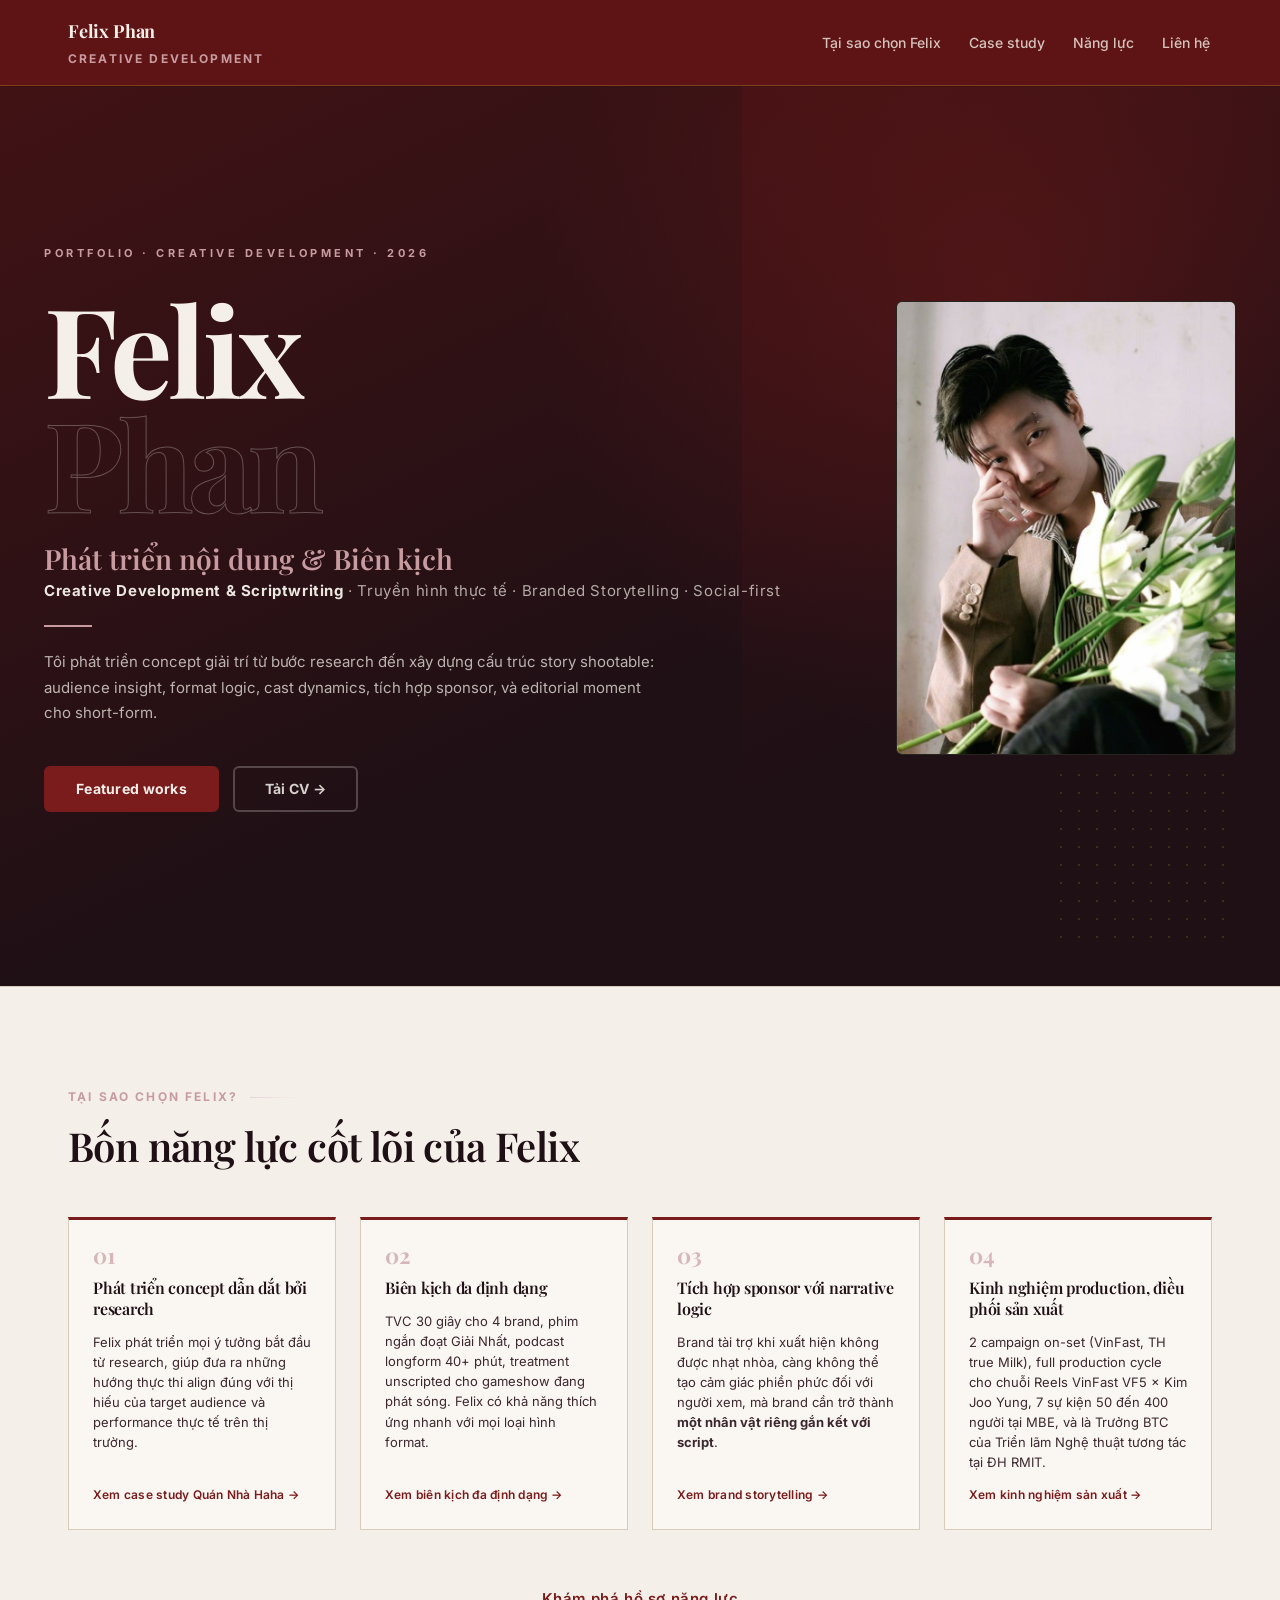
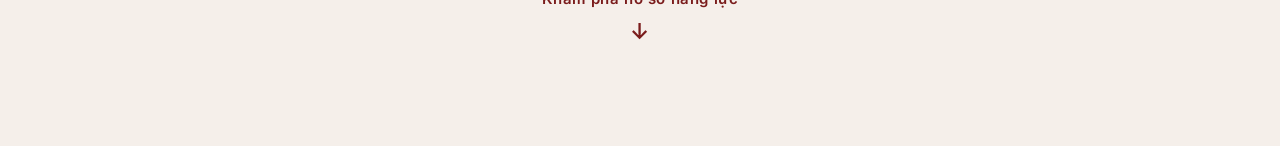
<file: index.html>
<!DOCTYPE html>

<html lang="vi">
<head>
<meta charset="utf-8"/>
<meta content="width=device-width, initial-scale=1.0" name="viewport"/>
<title>Felix Phan - Portfolio</title>
<meta content="Portfolio của Felix Phan, phát triển nội dung và biên kịch cho truyền hình thực tế, branded storytelling, và nội dung social-first tại Việt Nam." name="description"/>
<meta content="Felix Phan" name="author"/>
<meta content="#7a1c1c" name="theme-color"/>
<link rel="icon" type="image/svg+xml" href="assets/favicon.svg"/>
<meta content="Felix Phan, Creative Development &amp; Scriptwriting" property="og:title"/>
<meta content="Phát triển nội dung và biên kịch. Truyền hình thực tế, branded storytelling, nội dung social-first." property="og:description"/>
<meta content="website" property="og:type"/>
<meta content="images/hero-portrait.jpg" property="og:image"/>
<link href="https://fonts.googleapis.com" rel="preconnect"/>
<link crossorigin="" href="https://fonts.gstatic.com" rel="preconnect"/>
<link href="https://fonts.googleapis.com/css2?family=Playfair+Display:ital,wght@0,400;0,500;0,600;0,700;1,400;1,500;1,600&amp;family=Inter:wght@300;400;500;600;700&amp;display=swap" rel="stylesheet"/>
<link href="assets/css/style.css" rel="stylesheet"/>
<style>
    /* Hero format adapted from uploaded reference index(1).html. Kept inside index so this working file can be reviewed independently. */
    .nav {
      position: sticky;
      top: 0;
      z-index: 900;
    }

    .hero--cover {
      min-height: 100vh;
      position: relative;
      background: var(--color-ink);
      color: var(--color-paper);
      display: flex;
      flex-direction: column;
      justify-content: center;
      overflow: hidden;
      padding: 0;
    }

    .hero--cover::before {
      content: '';
      position: absolute;
      inset: 0;
      background:
        radial-gradient(circle at 78% 22%, rgba(122, 28, 28, .42), transparent 38%),
        linear-gradient(155deg, rgba(94, 20, 20, .55) 0%, transparent 62%);
      pointer-events: none;
    }

    .hero-cover__accent {
      position: absolute;
      top: 0;
      right: 0;
      width: 42%;
      height: 100%;
      background: linear-gradient(155deg, var(--color-crimson-deep) 0%, transparent 65%);
      opacity: .35;
      pointer-events: none;
    }

    .hero-cover__dot {
      position: absolute;
      bottom: 40px;
      right: 48px;
      width: 180px;
      height: 180px;
      background-image: radial-gradient(circle, rgba(184, 146, 42, .22) 1px, transparent 1px);
      background-size: 18px 18px;
      pointer-events: none;
    }

    .hero-cover__inner {
      position: relative;
      z-index: 1;
      width: 100%;
      max-width: 1240px;
      margin: 0 auto;
      padding: 48px 24px 64px;
      display: grid;
      grid-template-columns: minmax(0, 1fr) 340px;
      gap: 64px;
      align-items: center;
    }

    .hero-cover__kicker {
      font-family: var(--font-ui);
      font-size: 11px;
      letter-spacing: .32em;
      text-transform: uppercase;
      font-weight: 700;
      color: var(--color-gold);
      margin: 0 0 28px;
    }

    .hero-cover__name {
      font-family: var(--font-display);
      font-size: clamp(72px, 10vw, 124px);
      font-weight: 700;
      line-height: .92;
      color: var(--color-paper);
      margin: 0;
      letter-spacing: -0.035em;
    }

    .hero-cover__name .outline {
      -webkit-text-stroke: 1px rgba(247, 243, 236, .28);
      color: transparent;
      display: block;
    }

    .hero-cover__role {
      font-family: var(--font-display);
      font-size: clamp(22px, 2.4vw, 28px);
      font-weight: 600;
      color: var(--color-gold);
      margin: 22px 0 2px;
      line-height: 1.25;
    }

    .hero-cover__role-en {
      font-family: var(--font-ui);
      font-size: 15px;
      font-style: normal;
      letter-spacing: .04em;
      color: rgba(247, 243, 236, .68);
      margin: 0;
    }

    .hero-cover__role-en strong {
      color: rgba(247, 243, 236, .95);
      font-weight: 700;
    }

    .hero-cover__divider {
      width: 48px;
      height: 2px;
      background: var(--color-gold);
      margin: 22px 0;
      transform-origin: left;
    }

    .hero-cover__positioning {
      max-width: 620px;
      font-family: var(--font-body);
      font-size: 15px;
      line-height: 1.7;
      color: rgba(247, 243, 236, .72);
      margin: 0;
    }

    .metric-num {
      font-family: var(--font-display);
      font-weight: 700;
      color: var(--color-gold);
      font-size: 1.05em;
      letter-spacing: 0;
    }

    /* ============ PILLAR 4: 3-top + 2-bottom grid ============ */
    .card-grid--5x {
      display: grid;
      grid-template-columns: 1fr;
      gap: var(--space-3);
    }
    @media (min-width: 640px) {
      .card-grid--5x { grid-template-columns: repeat(2, 1fr); }
    }
    @media (min-width: 1024px) {
      .card-grid--5x { grid-template-columns: repeat(6, 1fr); gap: var(--space-4); }
      .card-grid--5x > article:nth-child(1),
      .card-grid--5x > article:nth-child(2),
      .card-grid--5x > article:nth-child(3) { grid-column: span 2; }
      .card-grid--5x > article:nth-child(4),
      .card-grid--5x > article:nth-child(5) { grid-column: span 3; }
    }

    /* ============ WHY FELIX: 4-up compact grid ============ */
    @media (min-width: 1024px) {
      #why .snapshot-grid {
        grid-template-columns: repeat(4, 1fr);
        gap: var(--space-3);
      }
      #why .snapshot-card {
        padding: var(--space-3);
        gap: 12px;
      }
      #why .snapshot-card__num { font-size: 22px; }
      #why .snapshot-card h3 { font-size: 16px; line-height: 1.3; }
      #why .snapshot-card p { font-size: 13px; line-height: 1.55; }
      #why .snapshot-card__cue { font-size: 12px; }
    }
    @media (min-width: 1024px) and (max-width: 1180px) {
      #why .snapshot-card p { font-size: 12.5px; }
      #why .snapshot-card h3 { font-size: 15px; }
    }

    /* ============ WHY FELIX: whole-box link + red hover ============ */
    a.snapshot-card {
      text-decoration: none;
      color: inherit;
      cursor: pointer;
    }

    .snapshot-card__cue {
      margin-top: auto;
      display: inline-flex;
      align-items: center;
      gap: 6px;
      font-family: var(--font-ui);
      font-size: 13px;
      font-weight: 600;
      letter-spacing: .02em;
      color: var(--color-crimson);
      transition: gap var(--transition), color var(--transition);
    }

    a.snapshot-card:hover {
      background: var(--color-crimson);
      border-color: var(--color-crimson);
      border-top-color: var(--color-gold);
      transform: translateY(-4px);
      box-shadow: 0 16px 38px rgba(94, 20, 20, .32);
    }

    a.snapshot-card:hover .snapshot-card__num { color: var(--color-gold-pale); opacity: .9; }
    a.snapshot-card:hover h3 { color: var(--color-paper); }
    a.snapshot-card:hover p { color: rgba(247, 243, 236, .82); }
    a.snapshot-card:hover .snapshot-card__cue { color: var(--color-gold-pale); gap: 10px; }

    /* ============ EXPLORE LINK (text-only button + bouncing arrow) ============ */
    .explore-wrap {
      display: flex;
      justify-content: center;
      margin-top: var(--space-5);
    }

    .explore-link {
      display: inline-flex;
      flex-direction: column;
      align-items: center;
      gap: 8px;
      font-family: var(--font-ui);
      font-size: 15px;
      font-weight: 600;
      letter-spacing: .04em;
      color: var(--color-crimson);
      text-decoration: none;
      background: none;
      border: none;
      cursor: pointer;
      padding: 8px 4px;
      transition: color var(--transition), transform var(--transition);
    }

    .explore-link:hover { color: var(--color-crimson-deep); transform: translateY(2px); }

    .explore-link__arrow {
      font-size: 22px;
      line-height: 1;
      animation: exploreBounce 1.8s var(--ease-out) infinite;
    }

    @keyframes exploreBounce {
      0%, 100% { transform: translateY(0); opacity: .65; }
      50% { transform: translateY(6px); opacity: 1; }
    }

    .explore-wrap.is-hidden {
      opacity: 0;
      transform: translateY(-6px);
      pointer-events: none;
      transition: opacity .4s ease, transform .4s ease;
    }

    /* ============ GATE: locked lower sections + assemble reveal ============ */
    .gate.is-locked { display: none; }
    body.gate-locked .site-footer { display: none; }

    @keyframes assembleIn {
      0% { opacity: 0; transform: translateY(54px) scale(.985); filter: blur(7px); }
      60% { filter: blur(0); }
      100% { opacity: 1; transform: translateY(0) scale(1); filter: blur(0); }
    }

    .gate.is-assembling > * {
      animation: assembleIn .85s var(--ease-out) backwards;
    }
    .gate.is-assembling > *:nth-child(1) { animation-delay: .00s; }
    .gate.is-assembling > *:nth-child(2) { animation-delay: .09s; }
    .gate.is-assembling > *:nth-child(3) { animation-delay: .18s; }
    .gate.is-assembling > *:nth-child(4) { animation-delay: .27s; }
    .gate.is-assembling > *:nth-child(5) { animation-delay: .36s; }
    .gate.is-assembling > *:nth-child(6) { animation-delay: .45s; }
    .gate.is-assembling > *:nth-child(7) { animation-delay: .54s; }

    @media (prefers-reduced-motion: reduce) {
      .gate.is-assembling > * { animation: none; }
      .explore-link__arrow { animation: none; }
    }

    .section-head--eyebrow-only { margin-bottom: var(--space-3); }

    /* ============ QNH FEATURED ADDITIONS ============ */
    .qnh-disclaimer {
      display: inline-block;
      margin-bottom: 16px;
      padding: 5px 12px;
      border: 1px solid var(--color-gold);
      border-radius: 3px;
      font-family: var(--font-ui);
      font-size: 10px;
      font-weight: 700;
      letter-spacing: .16em;
      text-transform: uppercase;
      color: var(--color-crimson);
      background: var(--color-gold-soft);
    }

    .qnh-intro {
      font-family: var(--font-body);
      font-size: 15px;
      line-height: 1.7;
      color: var(--color-ink-soft);
      margin: 0 0 18px;
    }

    .qnh-intro:last-of-type { margin-bottom: 28px; }

    .qnh-intro em {
      font-style: italic;
      color: var(--color-crimson);
    }

    .hero-cover__ctas {
      display: flex;
      gap: 14px;
      flex-wrap: wrap;
      margin-top: 40px;
    }

    .hero-cover__ctas .button {
      border-radius: 6px;
      padding: 14px 30px;
      font-family: var(--font-ui, Inter, sans-serif);
      font-size: 14px;
      font-weight: 700;
      letter-spacing: .02em;
      text-decoration: none;
      transition: transform .25s ease, background .25s ease, border-color .25s ease, color .25s ease, box-shadow .25s ease;
    }

    .hero-cover__ctas .button--primary {
      background: var(--color-crimson);
      border-color: var(--color-crimson);
      color: var(--color-paper);
    }

    .hero-cover__ctas .button--primary:hover {
      background: var(--color-crimson-deep);
      border-color: var(--color-crimson-deep);
      color: var(--color-paper);
      transform: translateY(-2px);
      box-shadow: 0 10px 28px rgba(94, 20, 20, .45);
    }

    .hero-cover__ctas .button--ghost {
      background: transparent;
      border-color: rgba(247, 243, 236, .24);
      color: rgba(247, 243, 236, .85);
    }

    .hero-cover__ctas .button--ghost:hover {
      border-color: var(--color-gold);
      color: var(--color-gold);
      background: transparent;
    }

    .hero-cover__portrait {
      width: 100%;
      aspect-ratio: 3 / 4;
      border-radius: 6px;
      overflow: hidden;
      border: 1px solid rgba(247, 243, 236, .1);
      background: #0f0b08;
    }

    .hero-cover__portrait img {
      width: 100%;
      height: 100%;
      object-fit: cover;
      display: block;
    }

    @media (max-width: 1024px) {
      .hero-cover__inner {
        grid-template-columns: 1fr;
        padding-top: 40px;
      }

      .hero-cover__portrait {
        display: none;
      }
    }

    @media (max-width: 640px) {
      .hero-cover__inner {
        padding: 32px 24px 48px;
        gap: 40px;
      }

      .hero-cover__dot {
        right: -40px;
        bottom: 20px;
      }
    }


    /* QNH featured card: full-width 16:9 banner on top, content below. */
    #case-study .proof-card--featured {
      display: block;
      overflow: hidden;
      border: var(--border-thin);
      border-top: 4px solid var(--color-crimson);
      border-radius: var(--radius-md);
    }

    #case-study .proof-card--featured .proof-card__media {
      width: 100%;
      aspect-ratio: 16 / 9;
      background: var(--color-ink);
      border-bottom: var(--border-thin);
      display: flex;
      align-items: center;
      justify-content: center;
    }

    #case-study .proof-card--featured .proof-card__media img {
      width: 100%;
      height: 100%;
      object-fit: cover;
      object-position: center 32%;
      display: block;
    }

    #case-study .proof-card--featured .proof-card__body {
      padding: var(--space-4) var(--space-5);
      max-width: 900px;
    }

    #case-study .proof-card--featured .proof-card__body .qnh-intro:last-of-type {
      margin-bottom: var(--space-3);
    }

    /* Section padding tightening for case study */
    #case-study { padding-block: var(--space-5); }
</style>
</head>
<body class="page-home">
<a class="skip-link" href="#main">Bỏ qua điều hướng, đến nội dung chính</a>
<nav aria-label="Điều hướng chính" class="nav">
<div class="nav__inner">
<a class="nav__brand" href="#top">
        Felix Phan
        <span class="nav__brand-sub">Creative Development</span>
</a>
<button aria-controls="nav-links" aria-expanded="false" class="nav__toggle" type="button">Menu</button>
<ul class="nav__links" id="nav-links">

<li><a href="#why">Tại sao chọn Felix</a></li>
<li><a href="#case-study">Case study</a></li>
<li><a href="#pillars">Năng lực</a></li>

<li><a href="#contact">Liên hệ</a></li>
</ul>
</div>
</nav>
<main id="main">
<!-- ============== HERO ============== -->
<header class="hero hero--cover" id="top">
<div class="hero-cover__accent"></div>
<div class="hero-cover__dot"></div>
<div class="hero-cover__inner">
<div class="hero-cover__text">
<p class="hero-cover__kicker">PORTFOLIO · CREATIVE DEVELOPMENT · 2026</p>
<h1 class="hero-cover__name">
            Felix
            <span class="outline">Phan</span>
</h1>
<p class="hero-cover__role">Phát triển nội dung &amp; Biên kịch</p>
<p class="hero-cover__role-en"><strong>Creative Development &amp; Scriptwriting</strong> · Truyền hình thực tế · Branded Storytelling · Social-first</p>
<div class="hero-cover__divider"></div>
<p class="hero-cover__positioning">
            Tôi phát triển concept giải trí từ bước research đến xây dựng cấu trúc story shootable: audience insight, format logic, cast dynamics, tích hợp sponsor, và editorial moment cho short-form.
          </p>
<div class="hero-cover__ctas">
<a class="button button--primary" href="#case-study">Featured works</a>
<a class="button button--ghost" href="https://drive.google.com/file/d/1JGmUbvukte4Ae7J4_CgYWzE-6chPNrVc/view" rel="noopener noreferrer" target="_blank">Tải CV →</a>
</div>
</div>
<div class="hero-cover__portrait">
<img alt="Chân dung Felix Phan, tone ấm, ngoài trời" height="800" src="images/hero-portrait.jpg" width="640"/>
</div>
</div>
</header>
<!-- ============== WHY FELIX ============== -->
<section aria-labelledby="why-title" class="section" id="why">
<div class="container">
<div class="section-head reveal">
<span class="eyebrow">TẠI SAO CHỌN FELIX?</span>
<h2 id="why-title">Bốn năng lực cốt lõi của Felix</h2>
</div>
<div class="snapshot-grid">
<a class="snapshot-card gate-trigger reveal" href="#case-study">
<div class="snapshot-card__num">01</div>
<h3>Phát triển concept dẫn dắt bởi research</h3>
<p>Felix phát triển mọi ý tưởng bắt đầu từ research, giúp đưa ra những hướng thực thi align đúng với thị hiếu của target audience và performance thực tế trên thị trường.</p>
<span class="snapshot-card__cue">Xem case study Quán Nhà Haha →</span>
</a>
<a class="snapshot-card gate-trigger reveal" href="#pillar-1">
<div class="snapshot-card__num">02</div>
<h3>Biên kịch đa định dạng</h3>
<p>TVC 30 giây cho 4 brand, phim ngắn đoạt Giải Nhất, podcast longform 40+ phút, treatment unscripted cho gameshow đang phát sóng. Felix có khả năng thích ứng nhanh với mọi loại hình format.</p>
<span class="snapshot-card__cue">Xem biên kịch đa định dạng →</span>
</a>
<a class="snapshot-card gate-trigger reveal" href="#pillar-2">
<div class="snapshot-card__num">03</div>
<h3>Tích hợp sponsor với narrative logic</h3>
<p>Brand tài trợ khi xuất hiện không được nhạt nhòa, càng không thể tạo cảm giác phiền phức đối với người xem, mà brand cần trở thành <strong>một nhân vật riêng gắn kết với script</strong>.</p>
<span class="snapshot-card__cue">Xem brand storytelling →</span>
</a>
<a class="snapshot-card gate-trigger reveal" href="#pillar-4">
<div class="snapshot-card__num">04</div>
<h3>Kinh nghiệm production, điều phối sản xuất</h3>
<p>2 campaign on-set (VinFast, TH true Milk), full production cycle cho chuỗi Reels VinFast VF5 × Kim Joo Yung, 7 sự kiện 50 đến 400 người tại MBE, và là Trưởng BTC của Triển lãm Nghệ thuật tương tác tại ĐH RMIT.</p>
<span class="snapshot-card__cue">Xem kinh nghiệm sản xuất →</span>
</a>
</div>
<div class="explore-wrap reveal" id="explore-wrap">
<a class="explore-link gate-trigger" href="#case-study">
          Khám phá hồ sơ năng lực
          <span class="explore-link__arrow" aria-hidden="true">↓</span>
</a>
</div>
</div>
</section>
<!-- ============== GATED LOWER SECTIONS ============== -->
<div class="gate is-locked" id="gate">
<!-- ============== FEATURED CASE STUDY ============== -->
<section aria-label="Case study" class="section section--alt" id="case-study">
<div class="container">
<div class="section-head section-head--eyebrow-only reveal">
<span class="eyebrow">DỰ ÁN ĐỀ XUẤT · SPECULATIVE CASE STUDY</span>
</div>
<article class="proof-card proof-card--featured reveal">
<div class="proof-card__media">
<img alt="Cover treatment Quán Nhà Haha, chặng Huế, tone ấm" height="800" loading="lazy" src="images/qnh-Treatment.jpg" width="1200"/>
</div>
<div class="proof-card__body">
<div class="proof-card__label">DỰ ÁN SÁNG TẠO CÁ NHÂN · EPISODE TREATMENT</div>
<h3>Bếp Nhà Haha Gặp Bếp Cung Đình</h3>
<p class="proof-card__meta">Treatment đề xuất cho một tập giả tưởng trong chặng Huế của Quán Nhà Haha.</p>
<p class="qnh-intro">Ý tưởng lõi: Đưa dàn cast vào bữa tối Nhã nhạc cung đình trên thuyền Rồng sông Hương, nơi truyền thống bông hoa cài tiền được tái thiết kế thành "hoa số hóa" qua VCB DigiBank. Câu hỏi xuyên suốt: <em>Khi xã hội thay đổi, một nghi thức đẹp sẽ đi về đâu?</em></p>
<dl>
<dt>Điều dự án này chứng minh</dt>
<dd>Research-led development · Situation design · Cast-driven scene logic · Sponsor integration · Social-first editorial thinking</dd>
<dt>Output</dt>
<dd>Full treatment gồm strategic brief, 3-act structure, cast function map, sponsor arc, short-form cutdowns, editorial outputs, và production risks.</dd>
</dl>
<div class="proof-card__footer">
<a class="button button--primary" href="case-studies/quan-nha-haha.html">Xem full case study →</a>
</div>
</div>
</article>

</div>
</section>
<!-- ============== PILLARS WRAPPER ============== -->
<div id="pillars"></div>
<!-- ============== PILLAR 1 ============== -->
<section aria-labelledby="pillar-1-title" class="section" id="pillar-1">
<div class="container">
<div class="section-head reveal">
<span class="eyebrow">NĂNG LỰC I</span>
<h2 id="pillar-1-title">Biên kịch đa định dạng</h2>
<p>Tôi tin là ai cũng có thể đề xuất ý tưởng, nhưng <strong>liệu họ có khả năng biến ý tưởng thành những mạch chuyện hoàn chỉnh?</strong> Từ ý tưởng, qua outline, đến script chi tiết, và cho nhiều định dạng khác nhau? Từ TVC 30 giây cho thương hiệu lớn, đến phim ngắn độc lập, đến podcast long-form, đến treatment cho reality show. Mỗi định dạng đòi hỏi một framework kể chuyện khác nhau, những dự án tâm đắc sau đây sẽ chứng minh cho <strong>khả năng thích ứng</strong> theo từng loại hình nội dung của tôi.</p>
</div>
<div class="card-grid card-grid--3">
<article class="proof-card reveal">
<div class="proof-card__media">
<img alt="Still phim ngắn Mùa Hạ Của Chúng Tôi" height="500" loading="lazy" src="images/film-yenhoa.jpg" width="800"/>
</div>
<div class="proof-card__body">
<div class="proof-card__label">PHIM NGẮN · GIẢI NHẤT</div>
<h3>Mùa Hạ Của Chúng Tôi</h3>
<p class="proof-card__meta">Cuộc thi phim ngắn THPT Yên Hòa, 2022</p>
<dl>
<dt>Vai trò</dt><dd>Biên kịch, đạo diễn, dựng phim</dd>
<dt>Nội dung</dt><dd>Phim ngắn coming-of-age mùa tốt nghiệp THPT, cấu trúc 3 hồi và kết bằng một perspective shift thay vì plot twist quen thuộc. Tự làm trọn từ script đến final cut.</dd>
<dt>Output</dt><dd>Kịch bản văn học và phim ngắn.</dd>
</dl>
<div class="proof-card__footer"><a class="link-arrow" href="https://drive.google.com/drive/folders/1OHnG1MviJQ8layw7ve0h_89JdDAPdxtA?usp=drive_link" rel="noopener noreferrer" target="_blank">Xem phim →</a></div></div>
</article>
<article class="proof-card reveal">
<div class="proof-card__media">
<img alt="PNJ Mùa Cưới 2024, frame phim ngắn brand" height="500" loading="lazy" src="images/film-pnj.jpg" width="800"/>
</div>
<div class="proof-card__body">
<div class="proof-card__label">PHIM NGẮN · BRAND STORYTELLING</div>
<h3>PNJ Mùa Cưới 2024</h3>
<p class="proof-card__meta">Capstone project, 2024</p>
<dl>
<dt>Vai trò</dt><dd>Biên kịch</dd>
<dt>Nội dung</dt><dd>Phim ngắn brand storytelling mùa cưới PNJ, đặt mạch truyện quanh một quyết định nhỏ thay vì proposal lớn, cân bằng commercial message và human story.</dd>
<dt>Output</dt><dd>Kịch bản văn học và Storyboard TVC.</dd>
</dl>
<div class="proof-card__footer"><a class="link-arrow" href="https://drive.google.com/drive/folders/1iY9QtssZ1EflfxHWkMRDUmx5X6a86Kra?usp=drive_link" rel="noopener noreferrer" target="_blank">Xem phim →</a></div></div>
</article>
<article class="proof-card reveal">
<div class="proof-card__media">
<img alt="Podcast Sustainable Energy, ảnh chủ đề" height="500" loading="lazy" src="images/podcast-energy.jpg" width="800"/>
</div>
<div class="proof-card__body">
<div class="proof-card__label">PODCAST · LONG-FORM</div>
<h3>Sustainable Energy Series</h3>
<p class="proof-card__meta">Capstone project, 2024</p>
<dl>
<dt>Vai trò</dt><dd>Biên kịch, sản xuất, lồng tiếng</dd>
<dt>Nội dung</dt><dd>Podcast học thuật về sustainable energy, mỗi tập dài 40+ phút cấu trúc theo một câu hỏi đóng và ba câu hỏi mở để giữ mạch truyện không cần visual support.</dd>
<dt>Output</dt><dd>Script và audio production cho series.</dd>
</dl>
<div class="proof-card__footer"><a class="link-arrow" href="https://drive.google.com/drive/folders/12VriM4x-aIlAnSOmtRzbgZVB6KAApTqZ?usp=drive_link" rel="noopener noreferrer" target="_blank">Xem podcast →</a></div></div>
</article>
</div>
</div>
</section>
<!-- ============== PILLAR 2 ============== -->
<section aria-labelledby="pillar-2-title" class="section section--alt" id="pillar-2">
<div class="container">
<div class="section-head reveal">
<span class="eyebrow">NĂNG LỰC II</span>
<h2 id="pillar-2-title">Cân bằng brand objective trong script</h2>
<p>Brand tài trợ khi xuất hiện không được <strong>nhạt nhòa</strong>, càng không thể tạo cảm giác <strong>phiền phức</strong> đối với người xem, mà brand cần trở thành <strong>một nhân vật riêng gắn kết với script</strong>. Bốn dự án dưới đây cho thấy tôi nghĩ về brand như một vai trò trong story, không phải một logo cuối frame.</p>
</div>
<div class="card-grid card-grid--2">
<article class="proof-card reveal">
<div class="proof-card__media">
<img alt="Storyboard TVC, minh họa cho dự án BUV" height="500" loading="lazy" src="images/TVC-Storyboard.jpg" width="800"/>
</div>
<div class="proof-card__body">
<div class="proof-card__label">TVC STORYBOARD</div>
<h3>BUV Creative Ideas: Data Science &amp; AI</h3>
<p class="proof-card__meta">ForArt Film Production · Script Writer, Storyboard · 2024</p>
<dl>
<dt>Vai trò</dt><dd>Concept, script, storyboard.</dd>
<dt>Vấn đề</dt><dd>Giới thiệu một ngành học mới cho phụ huynh và học sinh.</dd>
<dt>Quyết định</dt><dd>Đổi điểm vào từ "ngành này dạy gì" sang "ngành này thay đổi câu hỏi nào của xã hội".</dd>
<dt>Output</dt><dd>Script và storyboard.</dd>
<dt>Kỹ năng</dt><dd>Creative direction · Storytelling · Scriptwriting.</dd>
</dl>
<div class="proof-card__footer"><a class="link-arrow" href="https://drive.google.com/drive/folders/16Ztq8YRrKhiLU_CgmkwwyTGuRpdMkndF?usp=drive_link" rel="noopener noreferrer" target="_blank">Xem storyboard →</a></div></div>
</article>
<article class="proof-card reveal">
<div class="proof-card__media">
<img alt="Storyboard TVC Hapacol" height="500" loading="lazy" src="images/tvc-hapacol.jpg" width="800"/>
</div>
<div class="proof-card__body">
<div class="proof-card__label">TVC STORYBOARD</div>
<h3>Hapacol</h3>
<p class="proof-card__meta">ForArt Film Production · Script Writer, Storyboard · 2024</p>
<dl>
<dt>Vai trò</dt><dd>Concept, script, storyboard.</dd>
<dt>Vấn đề</dt><dd>Pharma brand cần emotional hook mà không vi phạm quy định quảng cáo dược.</dd>
<dt>Quyết định</dt><dd>Chuyển focus từ "thuốc giải quyết triệu chứng" sang khoảnh khắc người chăm sóc nhận ra mình quên chính mình.</dd>
<dt>Output</dt><dd>Script và storyboard.</dd>
<dt>Kỹ năng</dt><dd>Creative direction · Storytelling · Scriptwriting.</dd>
</dl>
<div class="proof-card__footer"><a class="link-arrow" href="https://drive.google.com/drive/folders/1-6vp9rLS4MkdFyVgQ3_5Z0_l33Qj1EAN?usp=drive_link" rel="noopener noreferrer" target="_blank">Xem storyboard →</a></div></div>
</article>
<article class="proof-card reveal">
<div class="proof-card__media">
<img alt="MAGGI Tết storyboard moodboard" height="500" loading="lazy" src="images/maggi.jpg" width="800"/>
</div>
<div class="proof-card__body">
<div class="proof-card__label">TVC STORYBOARD · FMCG</div>
<h3>Cleaning Frenzy &amp; MAGGI Tết 2026</h3>
<p class="proof-card__meta">Capstone project, 2025</p>
<dl>
<dt>Vai trò</dt><dd>Concept, script, storyboard cho 2 campaign FMCG.</dd>
<dt>Vấn đề</dt><dd>Tết campaign cho FMCG luôn cạnh tranh với 20+ brand cùng category cùng thời điểm.</dd>
<dt>Quyết định</dt><dd>Đổi insight từ "bữa cơm sum vầy" (đã bão hòa) sang một moment cụ thể hơn (cooked into the script).</dd>
<dt>Output</dt><dd>Script và storyboard cho cả hai brand.</dd>
<dt>Kỹ năng</dt><dd>Cultural moment differentiation · FMCG narrative.</dd>
</dl>
<div class="proof-card__footer"><a class="link-arrow" href="https://drive.google.com/drive/folders/1CFrzP036DyAb9j6Qsgy1-P0GjKeK50IB?usp=drive_link" rel="noopener noreferrer" target="_blank">Xem storyboard →</a></div></div>
</article>
<article class="proof-card reveal">
<div class="proof-card__media">
<img alt="VinFast VF5 × Kim Joo Yung, production Reels series" height="500" loading="lazy" src="images/production-vinfast.jpg" width="800"/>
</div>
<div class="proof-card__body">
<div class="proof-card__label">PRODUCTION + REELS SERIES</div>
<h3>VinFast VF5 × Kim Joo Yung</h3>
<p class="proof-card__meta">ForArt Film Production · Reels Series · 2024</p>
<dl>
<dt>Vai trò</dt><dd>Full production cycle cho chuỗi Reels (pre-production đến final delivery).</dd>
<dt>Vấn đề</dt><dd>Talent quốc tế, brand automotive, format short-form, lịch shoot ngắn.</dd>
<dt>Quyết định</dt><dd>Cut treatment dài thành 2 Reels riêng biệt, mỗi cái standalone, để không phụ thuộc episode order.</dd>
<dt>Output</dt><dd>2 Reels hoàn chỉnh.</dd>
<dt>Kỹ năng</dt><dd>Production management · Short-form thinking trong commercial context.</dd>
</dl>
<div class="proof-card__footer"><a class="link-arrow" href="https://drive.google.com/drive/folders/1VThOulfFODyUX-lEd-i1VUWdOgysqLAh?usp=drive_link" rel="noopener noreferrer" target="_blank">Xem portfolio →</a></div></div>
</article>
</div>
</div>
</section>
<!-- ============== PILLAR 3 ============== -->
<section aria-labelledby="pillar-3-title" class="section" id="pillar-3">
<div class="container">
<div class="section-head reveal">
<span class="eyebrow">NĂNG LỰC III</span>
<h2 id="pillar-3-title">Nghiên cứu văn hóa &amp; Insight khán giả</h2>
<p><strong>Đối với tôi văn hóa không nên là yếu tố thêm thắt, văn hóa nên là yếu tố lõi.</strong> Những tác phẩm tâm đắc sau chứng minh cho <strong>khả năng thấu hiểu văn hóa</strong> của tôi. Tôi từng thực hiện nhiều dự án nghiên cứu: cách phụ nữ Việt định nghĩa lại tiêu chuẩn giới, cách di sản truyền thống giao thoa với cuộc sống đương đại, cách truyền hình giải trí tác động đến các vấn đề xã hội... Nhưng để nói rằng mình là một người <strong>am hiểu về văn hóa</strong> thì tôi tin rằng ai cũng có thể nói được, vậy nên tôi mạn phép xin được dùng những tác phẩm chứng minh thay.</p>
</div>
<div class="card-grid card-grid--3">
<article class="proof-card reveal">
<div class="proof-card__media">
<img alt="Cover phân tích Gặp Nhau Cuối Năm" height="500" loading="lazy" src="images/gnkn-casestudy.jpg" width="800"/>
</div>
<div class="proof-card__body">
<div class="proof-card__label">PHÂN TÍCH CHƯƠNG TRÌNH</div>
<h3>Gặp Nhau Cuối Năm: Critical Case Study</h3>
<p class="proof-card__meta">RMIT · Researcher, Analyst · 2023</p>
<dl>
<dt>Vai trò</dt><dd>Solo researcher, viết case study analysis.</dd>
<dt>Vấn đề</dt><dd>Tại sao một chương trình giải trí có thể critique quyền lực mà vẫn được phát sóng prime-time.</dd>
<dt>Quyết định</dt><dd>Phân tích qua khung lý thuyết encoding-decoding của Stuart Hall: tách layer encoding, preferred reading, negotiated, oppositional.</dd>
<dt>Output</dt><dd>Report.</dd>
<dt>Kỹ năng</dt><dd>Tôi có thể decode tại sao audience reaction xảy ra, không chỉ describe nó.</dd>
</dl>
<div class="proof-card__footer"><a class="link-arrow" href="https://drive.google.com/file/d/1h_esiMrllZ9829aWPdjUjrEWUm2GvNQw/view?usp=drive_link" rel="noopener noreferrer" target="_blank">Xem nghiên cứu →</a></div></div>
</article>
<article class="proof-card reveal">
<div class="proof-card__media">
<img alt="Phân tích V-Pop folk × western, moodboard" height="500" loading="lazy" src="images/Folk-Western-vpop.jpg" width="800"/>
</div>
<div class="proof-card__body">
<div class="proof-card__label">NGHIÊN CỨU VĂN HÓA ĐẠI CHÚNG</div>
<h3>Folk × Western Elements in V-Pop Music Videos</h3>
<p class="proof-card__meta">RMIT · Co-Researcher · 2024</p>
<dl>
<dt>Vai trò</dt><dd>Co-researcher, phân tích case "Vũ Trụ Có Anh" của Phương Mỹ Chi.</dd>
<dt>Vấn đề</dt><dd>Tại sao MV V-Pop hiện đại pha folk Việt thành công, trong khi nhiều brand thử folk lại bị chỉ trích lạm dụng văn hóa.</dd>
<dt>Quyết định</dt><dd>Phân tích qua khung lý thuyết cultural capital của Bourdieu, identify mechanism của hybridity hợp lý.</dd>
<dt>Output</dt><dd>Report.</dd>
<dt>Kỹ năng</dt><dd>Tôi có thể identify cultural tension và turn nó thành content direction.</dd>
</dl>
<div class="proof-card__footer"><a class="link-arrow" href="https://www.canva.com/design/DAHKTkbTOjo/W_ABY2H5z5-VSm5utBqOsA/view?utm_content=DAHKTkbTOjo&amp;utm_campaign=designshare&amp;utm_medium=link2&amp;utm_source=uniquelinks&amp;utlId=h0827c1f054" rel="noopener noreferrer" target="_blank">Xem nghiên cứu →</a></div></div>
</article>
<article class="proof-card reveal">
<div class="proof-card__media">
<img alt="MAGGI competitive analysis, data chart minh họa" height="500" loading="lazy" src="images/maggi.jpg" width="800"/>
</div>
<div class="proof-card__body">
<div class="proof-card__label">SOCIAL LISTENING &amp; INSIGHT</div>
<h3>MAGGI: Competitive &amp; Consumer Analysis</h3>
<p class="proof-card__meta">RMIT COMM2649 · Researcher · 2025</p>
<dl>
<dt>Vai trò</dt><dd>Solo researcher, kéo dữ liệu từ Fanpage Karma, BuzzSumo, Semrush, SimilarWeb, NVivo.</dd>
<dt>Vấn đề</dt><dd>MAGGI và Barona cùng category nhưng audience react khác nhau.</dd>
<dt>Quyết định</dt><dd>Identify keyword gap, MAGGI tập trung sản phẩm, Barona thu hút bằng trải nghiệm. Đề xuất chiến dịch dựa trên gap đó.</dd>
<dt>Output</dt><dd>Report.</dd>
<dt>Kỹ năng</dt><dd>Tôi có thể turn social data thành campaign direction cụ thể.</dd>
</dl>
<div class="proof-card__footer"><a class="link-arrow" href="https://drive.google.com/drive/folders/1kkAVvXH7BbVC1XvEaSmt6q9WWWQh_zAk?usp=drive_link" rel="noopener noreferrer" target="_blank">Xem báo cáo →</a></div></div>
</article>
<article class="proof-card reveal">
<div class="proof-card__media">
<img alt="Equal in Ao Dai, editorial spread minh họa" height="500" loading="lazy" src="images/magazine-gender.jpg" width="800"/>
</div>
<div class="proof-card__body">
<div class="proof-card__label">NGHIÊN CỨU VĂN HÓA &amp; EDITORIAL</div>
<h3>Gender Equality Magazine</h3>
<p class="proof-card__meta">Creative Director, Editorial Research · 2023</p>
<dl>
<dt>Vai trò</dt><dd>Creative Director.</dd>
<dt>Vấn đề</dt><dd>Sử dụng format magazine để phản ánh các chủ đề xã hội hiện đại.</dd>
<dt>Quyết định</dt><dd>Đặt áo dài làm visual anchor và đảo ngược chuẩn gender expression.</dd>
<dt>Output</dt><dd>Concept deck, editorial spread, photo shoot.</dd>
<dt>Kỹ năng</dt><dd>Editorial direction · Cultural concept translation thành visual.</dd>
</dl>
<div class="proof-card__footer"><a class="link-arrow" href="https://heyzine.com/flip-book/b9a49ece03.html" rel="noopener noreferrer" target="_blank">Xem magazine →</a></div></div>
</article>
<article class="proof-card reveal">
<div class="proof-card__media"><img alt="Patriotic Rap as New Red Music, research proposal cover" height="500" loading="lazy" src="images/research-patriotic-rap.jpg" width="800"/></div>
<div class="proof-card__body">
<div class="proof-card__label">NGHIÊN CỨU VĂN HÓA &amp; XÃ HỘI</div>
<h3>Patriotic Rap as New Red Music</h3>
<p class="proof-card__meta">Research proposal · 2023</p>
<dl>
<dt>Vai trò</dt><dd>Solo research proposal.</dd>
<dt>Vấn đề</dt><dd>Tại sao rap yêu nước (Mikelodic, Đen Vâu, Double2T) resonate với Gen Z, và so sánh khả năng ảnh hưởng của dòng nhạc này trong bối cảnh hiện đại với nhạc đỏ trong bối cảnh chiến tranh?</dd>
<dt>Quyết định</dt><dd>Đề xuất framework "kế thừa chức năng" thay vì "kế thừa hình thức".</dd>
<dt>Output</dt><dd>Research proposal.</dd>
<dt>Kỹ năng</dt><dd>Decode generational shift trong cách tiếp nhận nội dung patriotic.</dd>
</dl>
<div class="proof-card__footer"><a class="link-arrow" href="https://drive.google.com/file/d/1M_brfJmCpQNmpbbaYOb0KCP322qdaNUR/view" rel="noopener noreferrer" target="_blank">Xem nghiên cứu →</a></div></div>
</article>
</div>
</div>
</section>
<!-- ============== PILLAR 4 ============== -->
<section aria-labelledby="pillar-4-title" class="section section--alt" id="pillar-4">
<div class="container">
<div class="section-head reveal">
<span class="eyebrow">NĂNG LỰC IV</span>
<h2 id="pillar-4-title">Kinh nghiệm production, điều phối sản xuất</h2>
<p>Tôi không phải là một biên kịch chuộng bàn giấy, kinh nghiệm của tôi gắn liền với môi trường sản xuất thực tế.</p>
<p><strong>Liệu tôi có thể theo sát câu chuyện từ lúc chúng được ghi hình tại trường quay, cho đến từng khâu post-production tỉ mẩn?</strong><br/>Tôi đã từng điều phối trên 2 set quay thật, đã từng tham gia vào hậu kỳ cho 1 thương hiệu lớn, đã vận hành cả một triển lãm tương tác quy mô 300+ khách tham dự. Tôi tin <strong>trách nhiệm của một người biên kịch giỏi</strong> không chỉ nằm ở nhào nặn ra một kịch bản hay, mà còn là <strong>trách nhiệm đảm bảo những nội dung viết ra trên trang giấy được thổi hồn đúng điệu trên màn ảnh.</strong></p>
</div>
<div aria-label="Số liệu production" class="metric-strip reveal" role="list">
<span role="listitem"><span class="metric-num" data-counter="316">316</span> lượt tham quan triển lãm</span>
<span role="listitem"><span class="metric-num" data-counter="34500" data-counter-suffix="+">34,500+</span> tương tác social</span>
<span role="listitem"><span class="metric-num" data-counter="7">7</span> sự kiện 50 đến 400 người</span>
<span role="listitem"><span class="metric-num" data-counter="60" data-counter-suffix="%">60%</span> giảm prep-time của Director</span>
<span role="listitem"><span class="metric-num" data-counter="2">2</span> brand campaign on-set</span>
<span role="listitem"><span class="metric-num" data-counter="270">270</span> người lữ hành điều phối</span>
<span role="listitem"><span class="metric-num" data-counter="18" data-counter-suffix="M">18M</span> VND gọi vốn</span>
<span role="listitem"><span class="metric-num" data-counter="40" data-counter-suffix="+">40+</span> SOPs xây dựng</span>
</div>
<div class="card-grid card-grid--5x">
<article class="proof-card reveal">
<div class="proof-card__media">
<img alt="Triển lãm Little Me, khu vực tương tác" height="500" loading="lazy" src="images/Little-Me.jpg" width="800"/>
</div>
<div class="proof-card__body">
<div class="proof-card__label">LIVE PRODUCTION · TRIỂN LÃM</div>
<h3>Little Me, RMIT Mental Wellness Exhibition</h3>
<p class="proof-card__meta">Project Lead, Founder · 2023 đến 2024</p>
<dl>
<dt>Vai trò</dt><dd>Founder, Trưởng ban tổ chức.</dd>
<dt>Vấn đề</dt><dd>Hơn 95% người trẻ mắc bệnh tâm lý rất e ngại tìm đến sự trợ giúp chuyên nghiệp của bác sĩ mà thường tự chuẩn đoán, tự làm theo các phương pháp healing trên mạng.</dd>
<dt>Quyết định</dt><dd>Dùng format triển lãm để nâng cao nhận thức, lồng ghép các phương pháp trị liệu ít can thiệp, và rút ngắn khoảng cách của sinh viên với Phòng tham vấn tâm lý của trường.</dd>
<dt>Output</dt><dd>316 lượt tham quan trong 3 ngày · 34,500+ tương tác social · 18M VND gọi vốn · 6,96% tỷ lệ quay lại.</dd>
<dt>Kỹ năng</dt><dd>Project management · Event Planner · Fundraising.</dd>
</dl>
<div class="proof-card__footer"><a class="link-arrow" href="https://drive.google.com/drive/folders/1FiBLLSjVYBPSGc2WvJgVemFod2fg4s49" rel="noopener noreferrer" target="_blank">Xem triển lãm →</a></div></div>
</article>
<article class="proof-card reveal">
<div class="proof-card__media">
<img alt="On-set ForArt Film Production, trường quay" height="500" loading="lazy" src="images/ForArt.jpg" width="800"/>
</div>
<div class="proof-card__body">
<div class="proof-card__label">ON-SET PRODUCTION · COMMERCIAL</div>
<h3>ForArt Film Production</h3>
<p class="proof-card__meta">Creative Intern · 3/2024 đến 7/2024</p>
<dl>
<dt>Vai trò</dt><dd>Điều phối trường quay, tracking source đầu ra, quản lý production cycle.</dd>
<dt>Output</dt><dd>2 campaign delivered on-scope on-time; chuỗi Reels VinFast VF5 × Kim Joo Yung từ pre-production đến final delivery.</dd>
<dt>Kỹ năng</dt><dd>Production coordination · Timeline tracking · QC trên set.</dd>
</dl>
<div class="proof-card__footer"><a class="link-arrow" href="https://www.facebook.com/share/p/1952CNpUKZ/" rel="noopener noreferrer" target="_blank">Xem portfolio →</a></div></div>
</article>
<article class="proof-card reveal">
<div class="proof-card__media">
<img alt="RMIT Student Council social content, ảnh kênh" height="500" loading="lazy" src="images/rmit-social.jpg" width="800"/>
</div>
<div class="proof-card__body">
<div class="proof-card__label">MULTI-PLATFORM CONTENT</div>
<h3>RMIT Student Council Social Channels</h3>
<p class="proof-card__meta">Director of TikTok &amp; Instagram · 10/2022 đến 12/2023</p>
<dl>
<dt>Vai trò</dt><dd>Director kênh social, content planner, creator.</dd>
<dt>Vấn đề</dt><dd>Council social channels không có voice riêng, content bị stuck ở announcement mode.</dd>
<dt>Quyết định</dt><dd>Tái cấu trúc kênh theo format: long-form YouTube và short-form TikTok/Reels, mỗi piece phải hoạt động trên cả hai.</dd>
<dt>Output</dt><dd>Video viral đầu tiên của tổ chức trên TikTok; kênh social được handover với playbook.</dd>
<dt>Kỹ năng</dt><dd>Multi-platform content thinking · Social-first format design.</dd>
</dl>
<div class="proof-card__footer"><a class="link-arrow" href="https://www.tiktok.com/@rmitstudentcouncilhanoi" rel="noopener noreferrer" target="_blank">Xem TikTok →</a></div></div>
</article>
<article class="proof-card reveal">
<div class="proof-card__media">
<img alt="Sự kiện MBE Mien Bac Event, không gian doanh nghiệp" height="500" loading="lazy" src="images/mbe.jpg" width="800"/>
</div>
<div class="proof-card__body">
<div class="proof-card__label">EVENT COORDINATION</div>
<h3>Mien Bac Event (MBE)</h3>
<p class="proof-card__meta">Trợ lý Giám đốc (Thực tập) · 2/2026 đến 5/2026</p>
<dl>
<dt>Vai trò</dt><dd>Trợ lý Giám đốc, điều phối logistics.</dd>
<dt>Vấn đề</dt><dd>7 sự kiện doanh nghiệp 50 đến 400 người, Director ngập trong prep work.</dd>
<dt>Quyết định</dt><dd>Build SOP và checklist system, take over toàn bộ prep coordination.</dd>
<dt>Output</dt><dd>7 sự kiện delivered · 270 người lữ hành điều phối tại Hà Nội · 60% giảm thời gian prep của Director · 6 hạng mục hậu cần on-time.</dd>
<dt>Kỹ năng</dt><dd>Event logistics · Vendor coordination · Backstage.</dd>
</dl>
<div class="proof-card__footer"><a class="link-arrow" href="https://sukienmienbac.vn/su-kien-mien-bac-event/" rel="noopener noreferrer" target="_blank">Xem công ty →</a></div></div>
</article>
<article class="proof-card reveal">
<div class="proof-card__media">
<img alt="EMPACTS, tổ chức kết nối startup ecosystem for SDGs" height="500" loading="lazy" src="images/empacts-org.jpg" width="800"/>
</div>
<div class="proof-card__body">
<div class="proof-card__label">ORG BUILDING · NONPROFIT</div>
<h3>EMPACTS, Startup Ecosystem for SDGs</h3>
<p class="proof-card__meta">Founder, Vice-president · 5/2024 đến 12/2024</p>
<dl>
<dt>Vai trò</dt><dd>Founder, Vice-president, Organization builder.</dd>
<dt>Vấn đề</dt><dd>Kết nối social enterprise giai đoạn đầu với hệ sinh thái SDGs Việt Nam và các quỹ doanh nghiệp hướng tới ESG.</dd>
<dt>Quyết định</dt><dd>Build infrastructure cho seamless handover (6 phòng ban, 21 vai trò, 40+ SOPs).</dd>
<dt>Output</dt><dd>Tổ chức 54 thành viên · Phased budget 2.59B VND · 4.65/5 peer eval score · Handover hoàn tất.</dd>
<dt>Kỹ năng</dt><dd>Org design · Strategic planning · Cross-functional delivery.</dd>
</dl>
<div class="proof-card__footer"><a class="link-arrow" href="https://www.facebook.com/empacts.org/" rel="noopener noreferrer" target="_blank">Xem tổ chức →</a></div></div>
</article>
</div>
</div>
</section>
<!-- ============== ABOUT ============== -->

<!-- ============== CONTACT ============== -->
<section aria-labelledby="contact-title" class="section section--dark" id="contact">
<div class="container">
<div class="section-head reveal">
<span class="eyebrow">LIÊN HỆ</span>
<h2 id="contact-title">Kết nối với Felix Phan</h2>
</div>
<div class="contact__grid">
<div class="contact-card">
<dl>
<dt>Email</dt>
<dd><a href="mailto:felixphan.contact@gmail.com">felixphan.contact@gmail.com</a></dd>
<dt>Phone</dt>
<dd>+84 936 647 704</dd>
<dt>LinkedIn</dt>
<dd><a href="https://linkedin.com/in/felixphan" rel="noopener noreferrer" target="_blank">linkedin.com/in/felixphan</a></dd>
<dt>CV</dt>
<dd><a href="https://drive.google.com/file/d/1JGmUbvukte4Ae7J4_CgYWzE-6chPNrVc/view" rel="noopener noreferrer" target="_blank">Tải CV →</a></dd>
<dt>Base</dt>
<dd>Hồ Chí Minh City, Vietnam</dd>
</dl>
</div>
</div>
</div>
</section>
</div>
<!-- /gate -->
</main>
<noscript><style>.gate.is-locked{display:block !important;}.explore-wrap{display:none !important;}</style></noscript>
<footer class="site-footer">
<div class="container">
      Felix Phan · Portfolio 2026 · Updated June 2026
    </div>
</footer>
<script defer="" src="assets/js/main.js"></script>
</body>
</html>
</file>
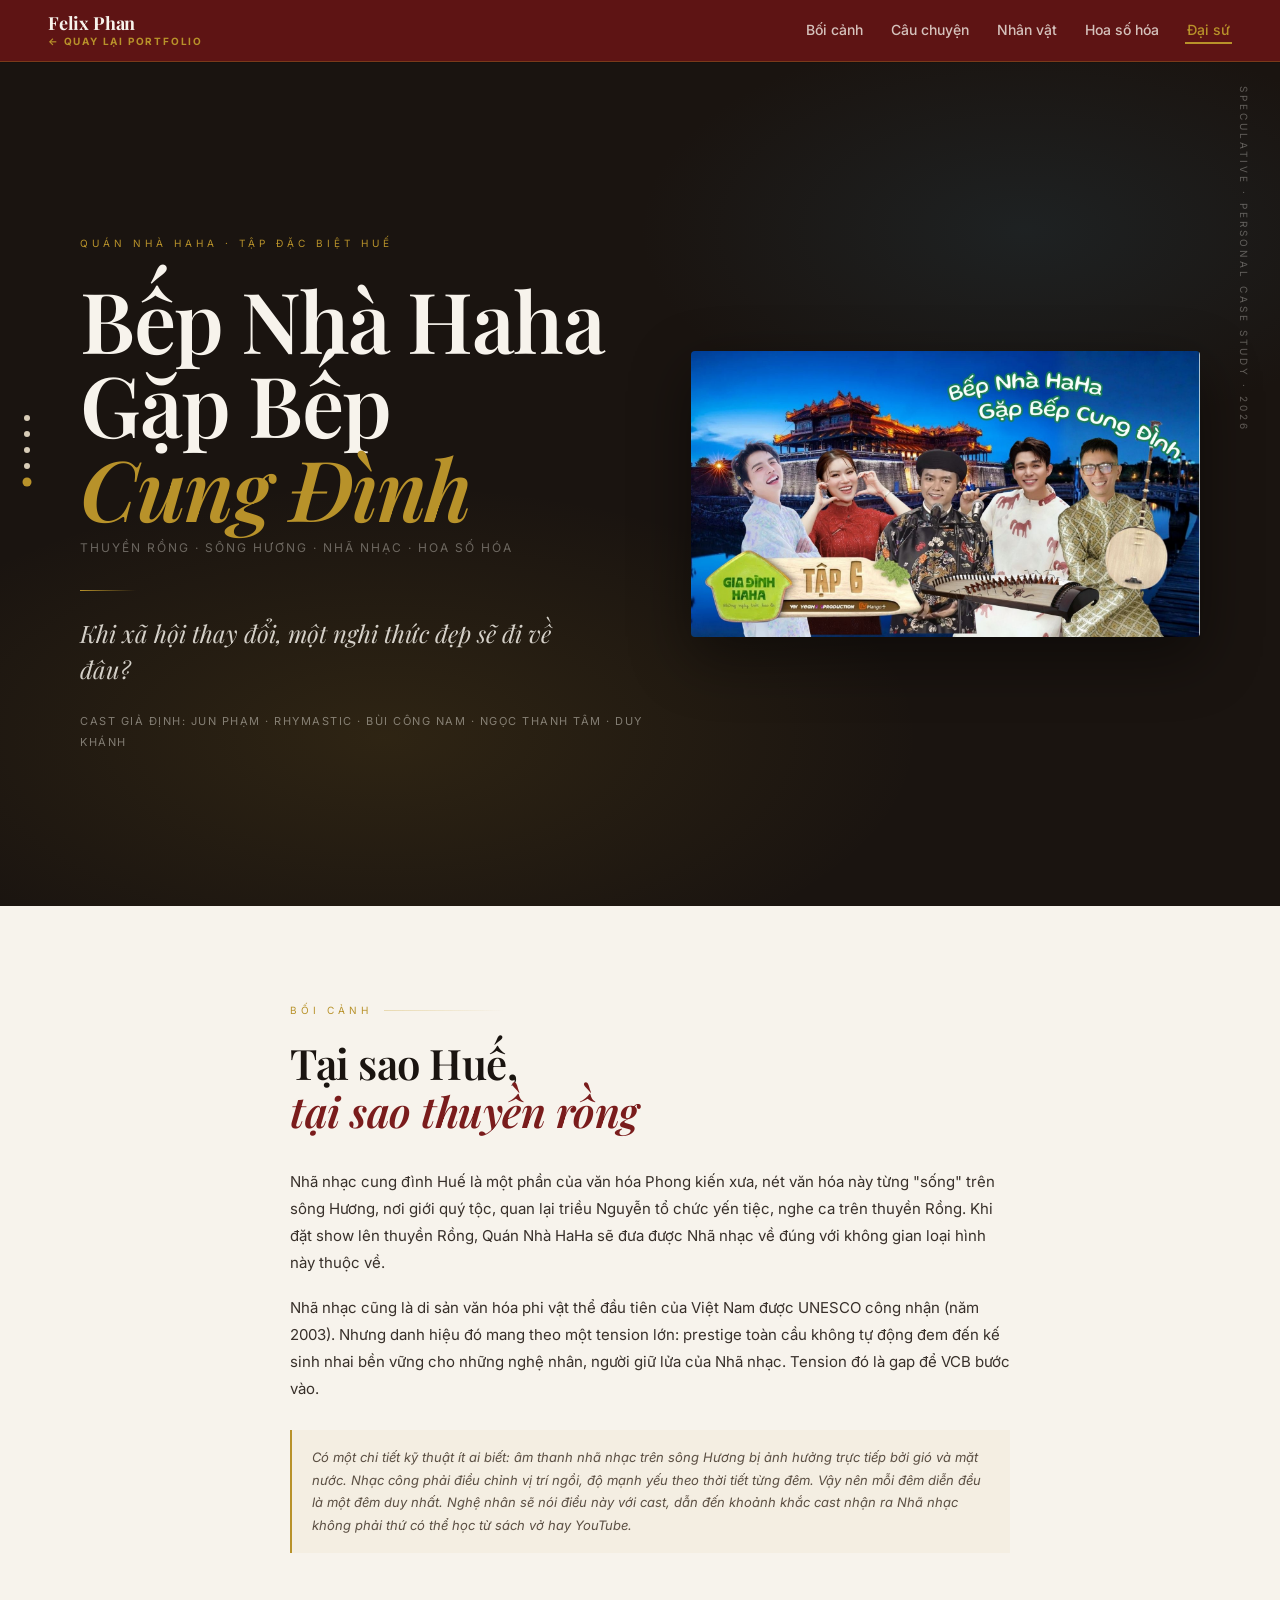
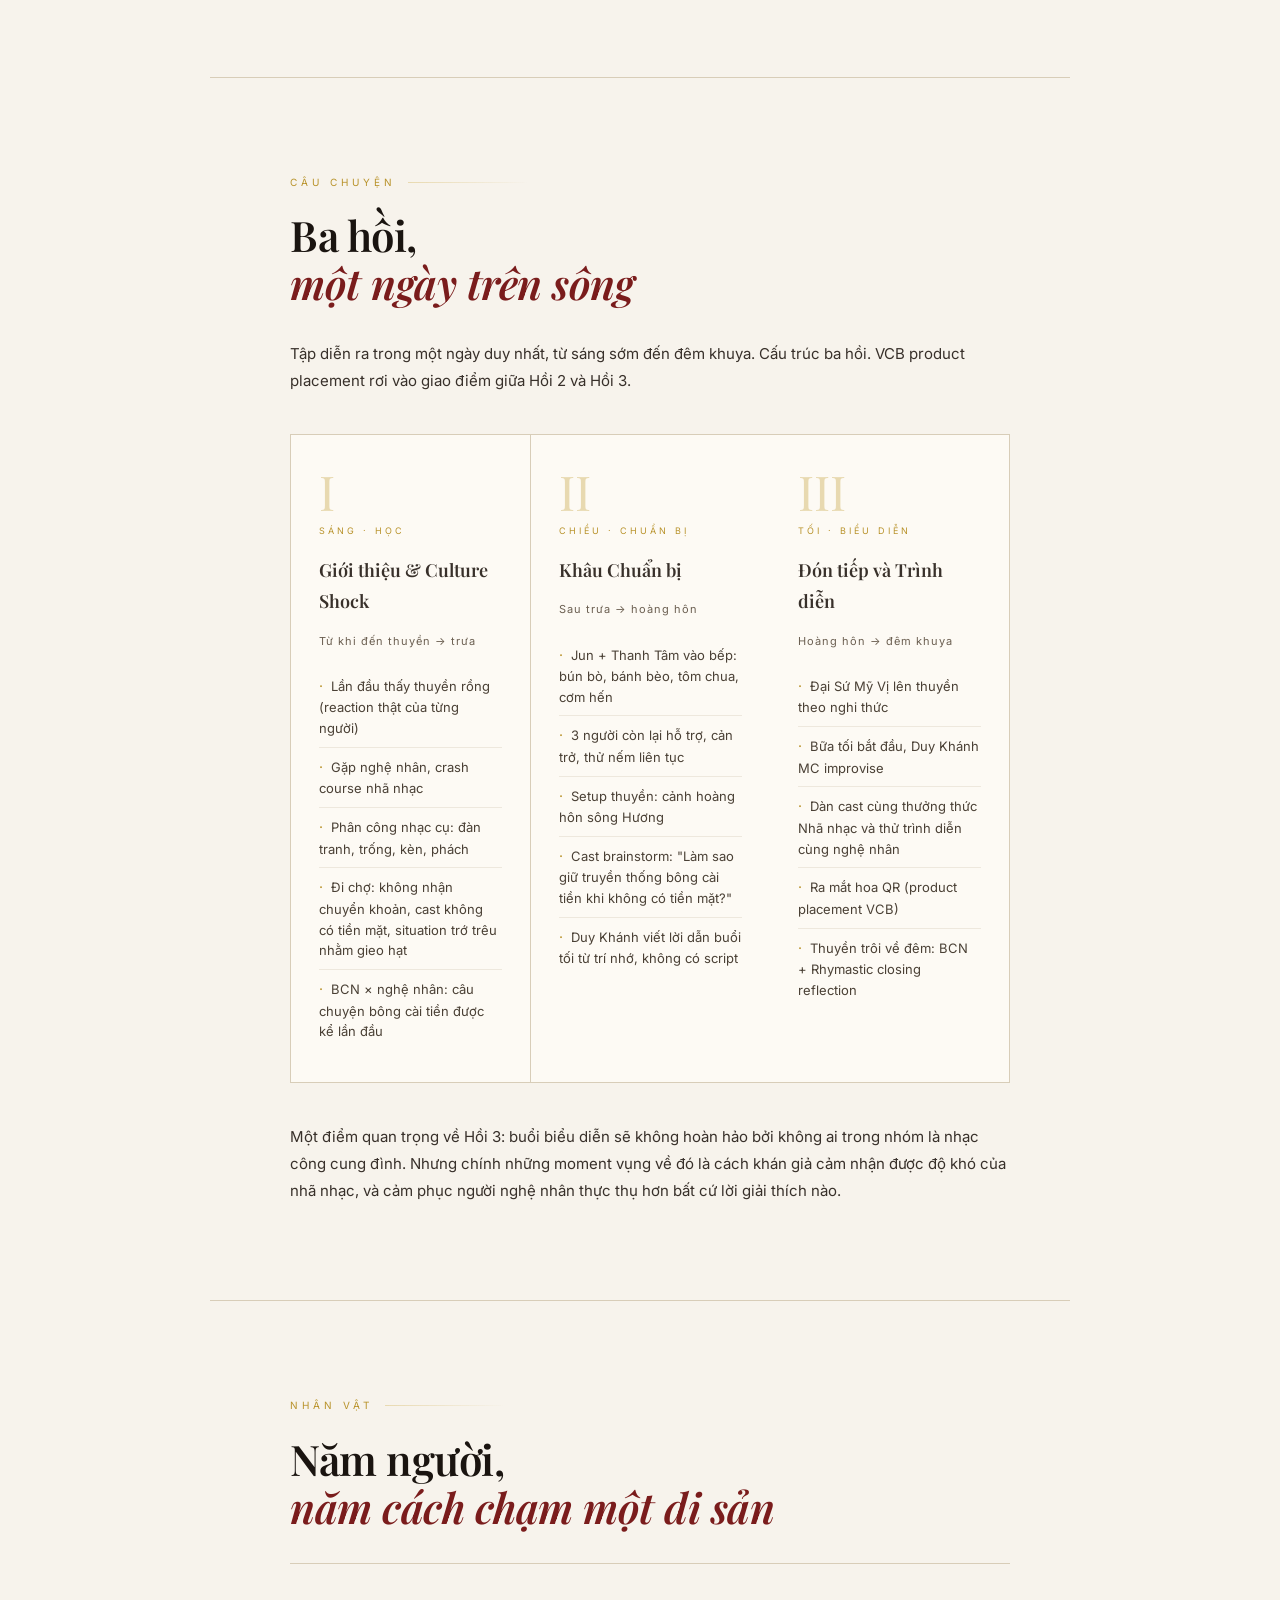
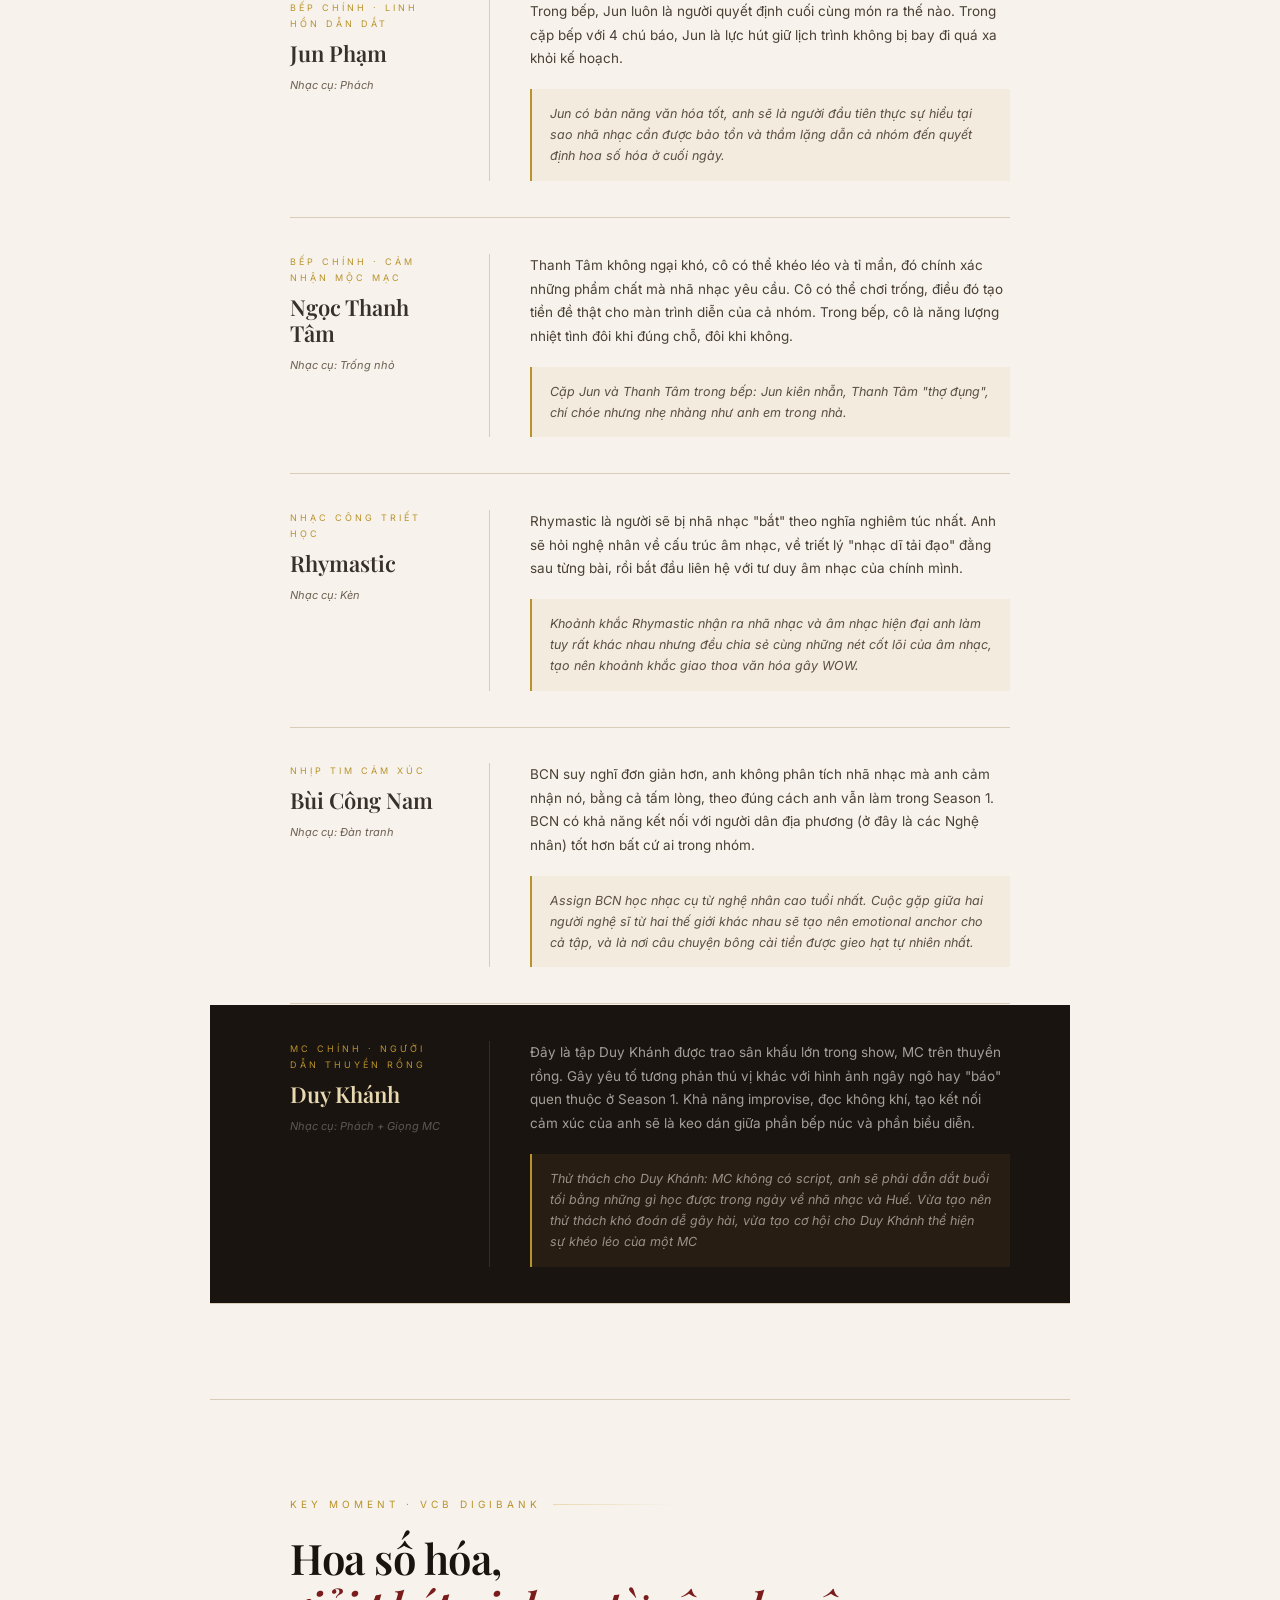
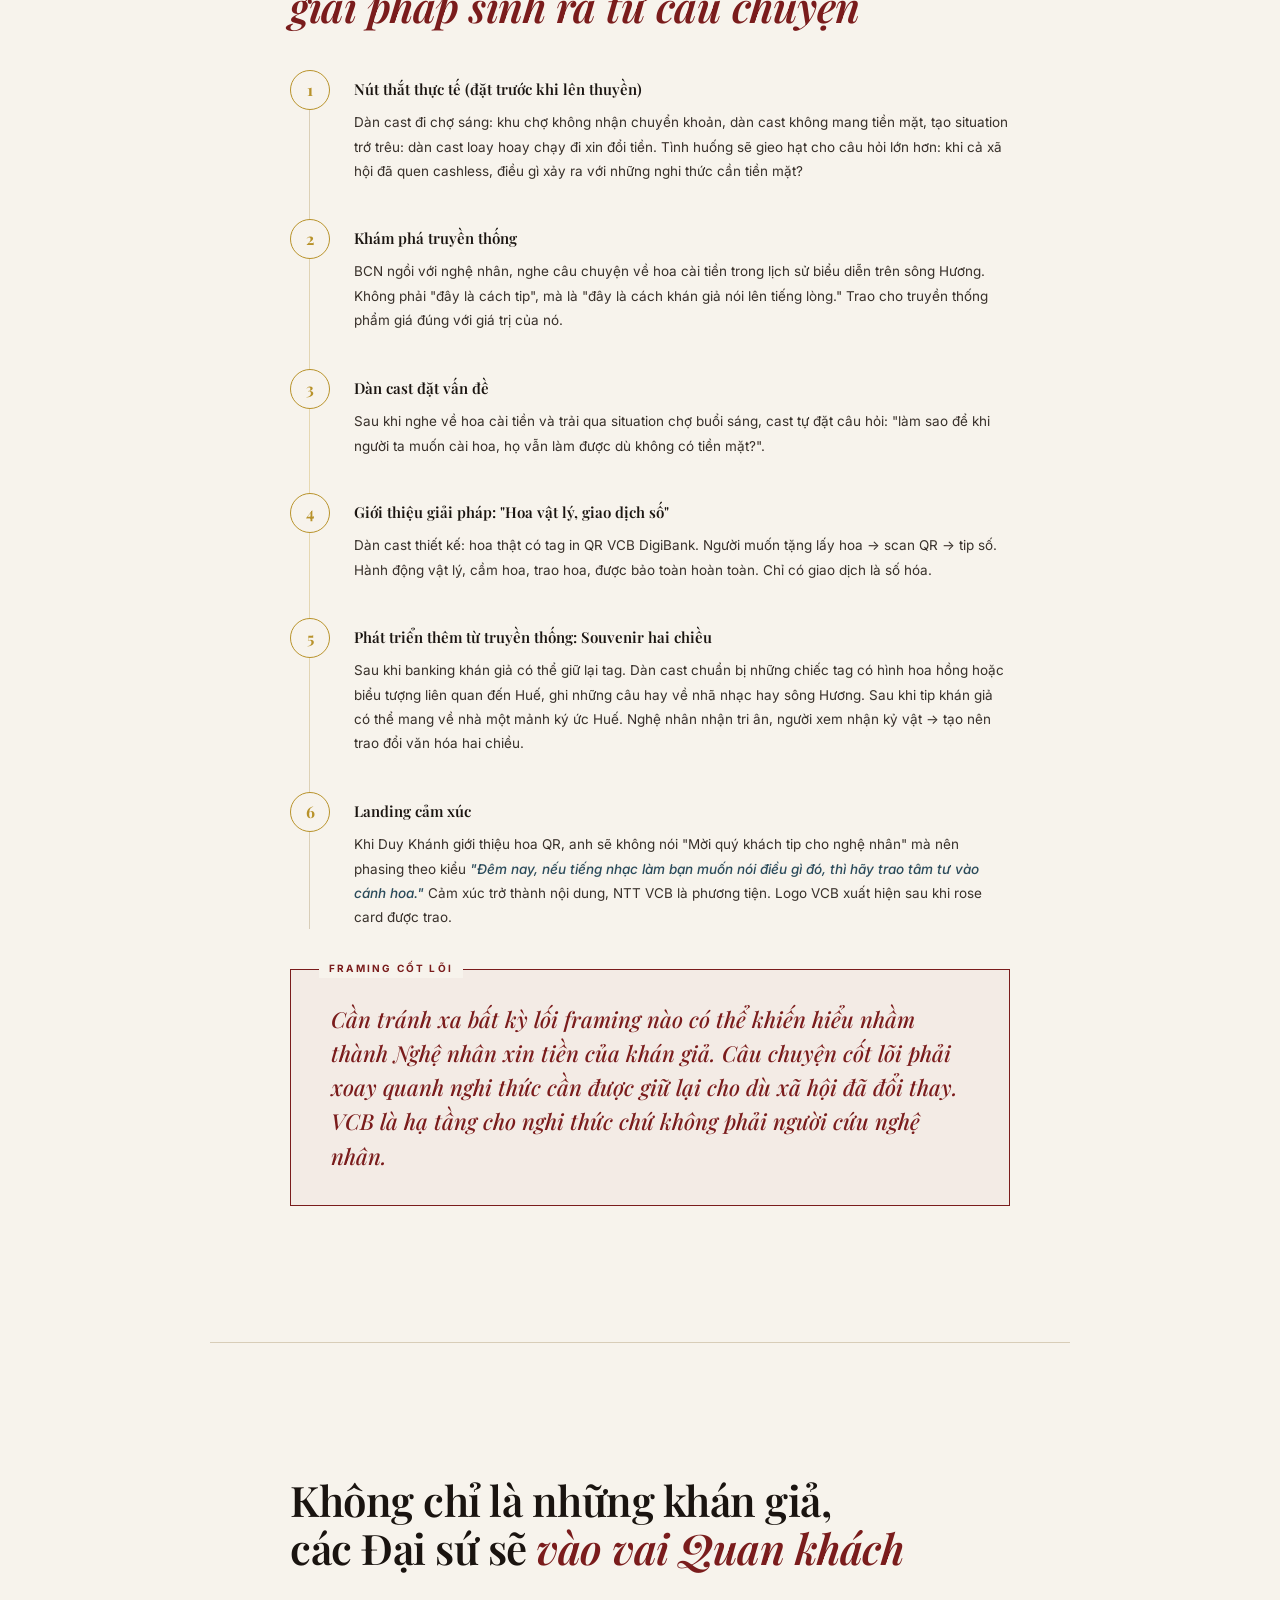
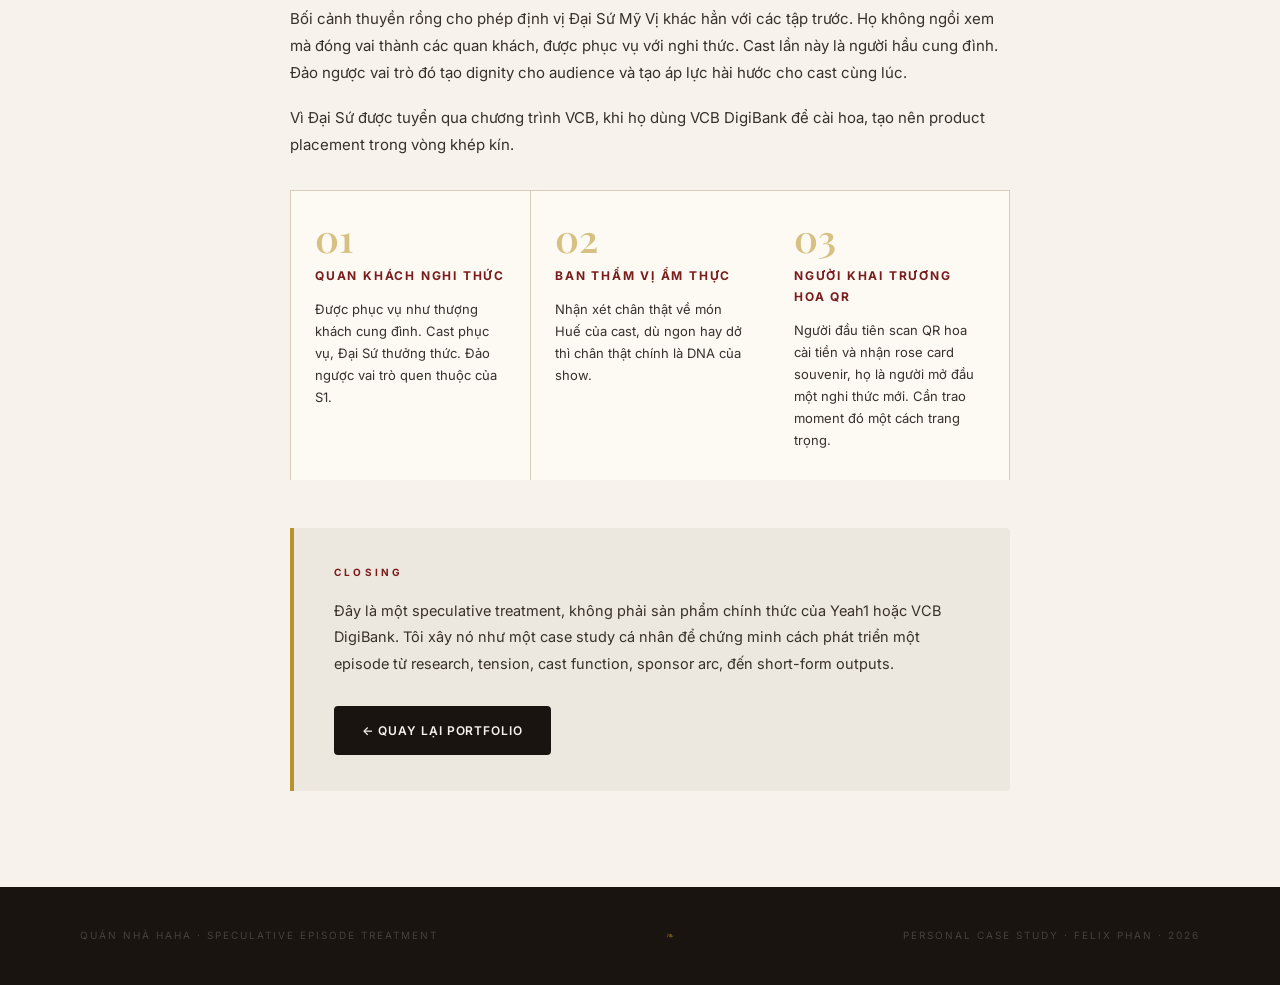
<file: case-studies/quan-nha-haha.html>
<!DOCTYPE html>
<html lang="vi">
<head>
<meta charset="UTF-8">
<meta name="viewport" content="width=device-width, initial-scale=1.0">
<title>Felix Phan - Bếp Nhà Haha Gặp Bếp Cung Đình</title>
<meta name="description" content="Speculative episode treatment cho Quán Nhà Haha tại Huế. Case study cá nhân của Felix Phan: research, situation design, cast function map, sponsor arc.">
<meta name="author" content="Felix Phan">
<meta name="theme-color" content="#7a1c1c">
<link rel="icon" type="image/svg+xml" href="../assets/favicon.svg">
<link href="https://fonts.googleapis.com/css2?family=Playfair+Display:ital,wght@0,400;0,500;0,600;0,700;1,400;1,500;1,600&family=Inter:wght@300;400;500;600;700&display=swap" rel="stylesheet">
<style>
*{margin:0;padding:0;box-sizing:border-box}
:root{
  --ink:#1a1410;--ink-soft:#38302a;--paper:#f7f3ec;--paper-warm:#fdfaf4;--smoke:#ede8df;
  --gold:#b8922a;--gold-pale:#e8d9b0;--gold-deep:#8a7a4a;
  --red:#7a1c1c;--red-deep:#5e1414;
  --muted:#6b5f51;--border:#d8cdb8;--border-soft:#e8e2d2;--river:#2a4a5a;
  --ease-out:cubic-bezier(.22,.61,.36,1);
  --transition:240ms var(--ease-out);
}
html{scroll-behavior:smooth;scroll-padding-top:72px}
@media (prefers-reduced-motion: reduce){
  html{scroll-behavior:auto}
  *,*::before,*::after{animation-duration:0ms!important;transition-duration:0ms!important}
}
body{background:var(--paper);color:var(--ink-soft);font-family:'Inter',sans-serif;font-weight:400;font-size:15px;line-height:1.75;-webkit-font-smoothing:antialiased}
::selection{background:var(--red);color:var(--paper)}
*:focus-visible{outline:2px solid var(--gold);outline-offset:3px}

/* SCROLL PROGRESS + BACK TO TOP */
.scroll-progress{position:fixed;top:0;left:0;height:2px;width:0%;background:linear-gradient(to right,var(--red),var(--gold));z-index:999;transition:width 80ms linear;pointer-events:none}
.back-to-top{position:fixed;right:24px;bottom:24px;width:44px;height:44px;border-radius:50%;border:1px solid var(--gold);background:var(--ink);color:var(--gold);font-family:'Inter',sans-serif;font-size:18px;font-weight:700;cursor:pointer;z-index:800;opacity:0;transform:translateY(20px);pointer-events:none;transition:opacity var(--transition),transform var(--transition),background var(--transition),color var(--transition);box-shadow:0 8px 22px rgba(26,20,16,.25)}
.back-to-top.is-visible{opacity:1;transform:translateY(0);pointer-events:auto}
.back-to-top:hover{background:var(--gold);color:var(--ink)}

/* REVEAL ON SCROLL */
.reveal{opacity:0;transform:translateY(28px);transition:opacity 700ms var(--ease-out),transform 700ms var(--ease-out);will-change:opacity,transform}
.reveal.is-visible{opacity:1;transform:translateY(0)}

/* QNH NAV (matches index dark-red header) */
.qnh-nav{position:sticky;top:0;z-index:100;background:var(--red-deep);border-bottom:1px solid rgba(184,146,42,.3);box-shadow:0 1px 0 rgba(0,0,0,.12)}
.qnh-nav__inner{display:flex;align-items:center;justify-content:space-between;max-width:1240px;margin:0 auto;padding:14px 28px;gap:24px}
.qnh-nav__brand{font-family:'Playfair Display',serif;font-weight:700;font-size:18px;color:var(--paper);text-decoration:none;letter-spacing:-0.01em;display:flex;flex-direction:column;line-height:1.1}
.qnh-nav__brand span{font-family:'Inter',sans-serif;font-size:10px;font-weight:700;letter-spacing:.18em;text-transform:uppercase;color:var(--gold);margin-top:2px}
.qnh-nav__links{display:flex;list-style:none;margin:0;padding:0;gap:24px}
.qnh-nav__links a{font-family:'Inter',sans-serif;font-size:14px;font-weight:500;color:rgba(247,243,236,.78);text-decoration:none;padding:6px 2px;position:relative;transition:color var(--transition)}
.qnh-nav__links a::after{content:'';position:absolute;left:0;right:0;bottom:0;height:2px;background:var(--gold);transform:scaleX(0);transform-origin:left;transition:transform var(--transition)}
.qnh-nav__links a:hover,.qnh-nav__links a.active{color:var(--gold)}
.qnh-nav__links a:hover::after,.qnh-nav__links a.active::after{transform:scaleX(1)}
@media(max-width:820px){.qnh-nav__inner{padding:12px 20px}.qnh-nav__links{gap:14px}.qnh-nav__links a{font-size:12px}}
@media(max-width:560px){.qnh-nav__links{display:none}}

/* COVER */
.cover{min-height:calc(100vh - 56px);background:var(--ink);display:grid;grid-template-columns:1fr;align-items:center;padding:60px;position:relative;overflow:hidden;gap:48px}
.cover-bg{position:absolute;inset:0;background:radial-gradient(ellipse 70% 50% at 30% 80%,rgba(184,146,42,.13) 0%,transparent 60%),radial-gradient(ellipse 50% 40% at 80% 20%,rgba(42,74,90,.25) 0%,transparent 60%);pointer-events:none}
.cover-text{position:relative;z-index:2}
.cover-figure{position:relative;z-index:2;margin:0;display:flex;justify-content:center;align-items:center}
.cover-figure img{max-width:100%;max-height:70vh;width:auto;height:auto;object-fit:contain;border-radius:4px;box-shadow:0 20px 60px rgba(0,0,0,.45);display:block}
@media(min-width:900px){
  .cover{grid-template-columns:minmax(0,1.05fr) minmax(0,.95fr);padding:80px 80px 60px}
}
.cover-stamp{position:absolute;top:24px;right:28px;font-size:10px;letter-spacing:3px;text-transform:uppercase;color:rgba(247,243,236,.32);writing-mode:vertical-rl;z-index:3}
.cover-eyebrow{font-size:10px;letter-spacing:4px;text-transform:uppercase;color:var(--gold);margin-bottom:24px;position:relative}
.cover-title{font-family:'Playfair Display',serif;font-size:clamp(48px,7vw,84px);font-weight:600;color:var(--paper);line-height:1.0;letter-spacing:-1.5px;position:relative;margin-bottom:8px}
.cover-title em{color:var(--gold);font-style:italic}
.cover-sub{font-size:12px;letter-spacing:2px;text-transform:uppercase;color:rgba(247,243,236,.36);margin-bottom:32px;position:relative}
.cover-rule{width:56px;height:1px;background:linear-gradient(to right,var(--gold),transparent);margin-bottom:24px;position:relative}
.cover-premise{font-family:'Playfair Display',serif;font-size:clamp(18px,2.2vw,24px);font-style:italic;font-weight:400;color:rgba(247,243,236,.84);max-width:520px;line-height:1.5;position:relative;margin-bottom:24px}
.cover-meta{font-size:11px;letter-spacing:1.5px;text-transform:uppercase;color:rgba(247,243,236,.45);line-height:1.9;margin-top:24px}

/* NAV */
.sidenav{position:fixed;top:50%;left:24px;transform:translateY(-50%);display:flex;flex-direction:column;gap:10px;z-index:100}
.sidenav a{width:6px;height:6px;border-radius:50%;background:var(--border);display:block;transition:all .3s;text-decoration:none}
.sidenav a.active,.sidenav a:hover{background:var(--gold);transform:scale(1.5)}
@media(max-width:768px){.sidenav{display:none}}

/* SECTIONS */
.section{padding:96px 0;max-width:860px;margin:0 auto;padding-left:80px;padding-right:60px}
@media(max-width:768px){.section{padding:60px 28px}}
.section+.section{border-top:1px solid var(--border)}
.s-marker{font-size:10px;letter-spacing:4px;text-transform:uppercase;color:var(--gold);margin-bottom:20px;display:flex;align-items:center;gap:12px}
.s-marker::after{content:'';flex:1;height:1px;background:linear-gradient(to right,var(--gold-pale),transparent);max-width:120px}
h2{font-family:'Playfair Display',serif;font-size:clamp(28px,4vw,42px);font-weight:600;line-height:1.15;margin-bottom:32px;letter-spacing:-.5px;color:var(--ink)}
h2 em{color:var(--red);font-style:italic;font-weight:600}
h3{font-family:'Playfair Display',serif;font-size:20px;font-weight:600;margin-bottom:12px;letter-spacing:-.2px;color:var(--ink)}
p{margin-bottom:18px;color:var(--ink-soft);line-height:1.8}p:last-child{margin-bottom:0}
strong{font-weight:600;color:var(--ink)}

/* CONCEPT */
.concept-box{background:var(--ink);padding:48px 52px;margin:40px 0;position:relative;overflow:hidden}
.concept-box::before{content:'"';position:absolute;top:-20px;left:36px;font-family:'Playfair Display',serif;font-size:200px;font-weight:700;color:rgba(184,146,42,.07);line-height:1;pointer-events:none}
.concept-q{font-family:'Playfair Display',serif;font-size:clamp(20px,3vw,28px);font-style:italic;font-weight:400;color:var(--gold-pale);line-height:1.5;margin-bottom:24px;position:relative}
.concept-note{font-size:13px;color:rgba(247,243,236,.42);line-height:1.8;position:relative}

/* ACTS */
.acts-row{display:grid;grid-template-columns:repeat(3,1fr);gap:1px;background:var(--border);margin:40px 0;border:1px solid var(--border)}
.act-col{background:var(--paper-warm);padding:32px 28px;transition:background var(--transition),transform var(--transition);position:relative}
.act-col:hover{background:var(--paper);transform:translateY(-2px);z-index:1;box-shadow:0 12px 28px rgba(26,20,16,.08)}
.act-num{font-family:'Playfair Display',serif;font-size:48px;font-weight:400;color:var(--gold-pale);line-height:1;margin-bottom:8px}
.act-label{font-size:9px;letter-spacing:3px;text-transform:uppercase;color:var(--gold);margin-bottom:16px}
.act-title{font-family:'Playfair Display',serif;font-size:18px;font-weight:600;margin-bottom:14px}
.act-time{font-size:11px;color:var(--muted);letter-spacing:1px;margin-bottom:16px}
.act-beats{list-style:none;padding:0}
.act-beats li{font-size:13px;color:#4a4035;padding:8px 0;border-bottom:1px solid rgba(216,205,184,.4);line-height:1.6}
.act-beats li:last-child{border-bottom:none}
.act-beats li::before{content:'·';color:var(--gold);margin-right:8px;font-size:14px}
@media(max-width:700px){.acts-row{grid-template-columns:1fr}}

/* CAST */
.cast-list{display:flex;flex-direction:column;gap:0}
.cast-item{display:grid;grid-template-columns:200px 1fr;gap:0;border-bottom:1px solid var(--border);padding:36px 0}
.cast-item:first-child{border-top:1px solid var(--border)}
.cast-dark{background:var(--ink);padding:36px;margin:0 -60px 0 -80px;padding-left:80px;padding-right:60px}
@media(max-width:768px){.cast-dark{margin:0 -28px;padding:36px 28px}}
.cast-left{padding-right:40px;border-right:1px solid var(--border)}
.cast-dark .cast-left{border-right-color:rgba(184,146,42,.2)}
.cast-role{font-size:9px;letter-spacing:3px;text-transform:uppercase;color:var(--gold);margin-bottom:8px}
.cast-name{font-family:'Playfair Display',serif;font-size:22px;font-weight:600;line-height:1.2;margin-bottom:10px}
.cast-dark .cast-name{color:var(--gold-pale)}
.cast-instrument{font-size:11px;color:var(--muted);font-style:italic}
.cast-dark .cast-instrument{color:rgba(247,243,236,.3)}
.cast-right{padding-left:40px}
.cast-desc{font-size:13.5px;color:#4a4035;line-height:1.75}
.cast-dark .cast-desc{color:rgba(247,243,236,.62)}
.cast-spark{margin-top:14px;padding:14px 18px;background:rgba(184,146,42,.07);border-left:2px solid var(--gold);font-size:12.5px;color:#5a4e42;line-height:1.7;font-style:italic}
.cast-dark .cast-spark{background:rgba(184,146,42,.08);color:rgba(247,243,236,.55)}
@media(max-width:700px){.cast-item{grid-template-columns:1fr}.cast-left{border-right:none;border-bottom:1px solid var(--border);padding:0 0 20px}.cast-right{padding:20px 0 0}}

/* VCB */
.vcb-steps{position:relative;margin:40px 0}
.vcb-line{position:absolute;left:19px;top:0;bottom:0;width:1px;background:linear-gradient(to bottom,var(--border),var(--gold-pale),var(--border))}
.vcb-step{position:relative;display:grid;grid-template-columns:40px 1fr;gap:24px;margin-bottom:36px;align-items:start;transition:transform var(--transition)}
.vcb-step:last-child{margin-bottom:0}
.vcb-step:hover{transform:translateX(4px)}
.vcb-step:hover .vcb-dot{background:var(--gold);color:var(--paper);border-color:var(--gold)}
.vcb-dot{width:40px;height:40px;border-radius:50%;border:1.5px solid var(--gold);background:var(--paper);display:flex;align-items:center;justify-content:center;font-family:'Playfair Display',serif;font-size:16px;font-weight:700;color:var(--gold);position:relative;z-index:1;flex-shrink:0;transition:background var(--transition),color var(--transition)}
.vcb-content{padding-top:6px}
.vcb-title{font-weight:600;font-size:15px;color:var(--ink);margin-bottom:8px;font-family:'Playfair Display',serif}
.vcb-desc{font-size:13.5px;color:var(--ink-soft);line-height:1.8}
.vcb-desc em{font-style:italic;color:var(--river);font-weight:500}

/* CALLOUT */
.callout{border:1px solid var(--red);padding:32px 40px;margin:40px 0;position:relative;background:rgba(122,28,28,.03)}
.callout-label{position:absolute;top:-10px;left:28px;background:var(--paper);padding:0 10px;font-size:10px;letter-spacing:.22em;text-transform:uppercase;color:var(--red);font-weight:700}
.callout-text{font-family:'Playfair Display',serif;font-size:clamp(16px,2vw,22px);font-style:italic;color:var(--red);line-height:1.55;font-weight:500}

/* AMBASSADOR */
.amb-grid{display:grid;grid-template-columns:repeat(3,1fr);gap:1px;background:var(--border);margin:32px 0;border:1px solid var(--border)}
.amb-card{background:var(--paper-warm);padding:28px 24px;transition:background var(--transition),transform var(--transition);position:relative}
.amb-card:hover{background:var(--paper);transform:translateY(-2px);z-index:1;box-shadow:0 12px 28px rgba(26,20,16,.08)}
.amb-num{font-family:'Playfair Display',serif;font-size:38px;font-weight:600;color:var(--gold);opacity:.55;line-height:1;margin-bottom:8px}
.amb-title{font-size:12px;font-weight:700;text-transform:uppercase;letter-spacing:.15em;margin-bottom:12px;color:var(--red)}
.amb-desc{font-size:13px;color:var(--ink-soft);line-height:1.7}
@media(max-width:700px){.amb-grid{grid-template-columns:1fr 1fr}}
@media(max-width:480px){.amb-grid{grid-template-columns:1fr}}

/* NOTE */
.note{border-left:2px solid var(--gold);padding:16px 20px;background:rgba(184,146,42,.05);font-size:13px;color:#5a4e42;line-height:1.75;margin:28px 0;font-style:italic}

/* CLOSING */
.closing{margin-top:48px;padding:36px 40px;background:var(--smoke);border-left:4px solid var(--gold);border-radius:0 4px 4px 0}
.closing-label{font-size:10px;letter-spacing:.32em;text-transform:uppercase;color:var(--red);font-weight:700;margin-bottom:16px}
.closing-text{font-size:14.5px;color:var(--ink-soft);line-height:1.85;margin-bottom:28px;font-family:'Inter',sans-serif}
.closing-back{display:inline-flex;align-items:center;gap:8px;padding:12px 26px;border:2px solid var(--ink);background:var(--ink);color:var(--paper);font-family:'Inter',sans-serif;font-size:12px;font-weight:600;letter-spacing:.08em;text-transform:uppercase;text-decoration:none;border-radius:4px;transition:background var(--transition),color var(--transition),transform var(--transition),box-shadow var(--transition)}
.closing-back:hover{background:var(--paper);color:var(--ink);transform:translateY(-2px);box-shadow:0 8px 22px rgba(26,20,16,.15)}

/* FOOTER */
.doc-footer{background:var(--ink);padding:40px 80px;display:flex;justify-content:space-between;align-items:center;font-size:10px;letter-spacing:2px;text-transform:uppercase;color:rgba(247,243,236,.2)}
@media(max-width:600px){.doc-footer{flex-direction:column;gap:12px;text-align:center;padding:32px 28px}}
</style>
</head>
<body>

<nav class="qnh-nav">
  <div class="qnh-nav__inner">
    <a class="qnh-nav__brand" href="../index.html">
      Felix Phan
      <span>← Quay lại Portfolio</span>
    </a>
    <ul class="qnh-nav__links">
      <li><a href="#boi-canh">Bối cảnh</a></li>
      <li><a href="#cau-chuyen">Câu chuyện</a></li>
      <li><a href="#nhan-vat">Nhân vật</a></li>
      <li><a href="#hoa-so-hoa">Hoa số hóa</a></li>
      <li><a href="#dai-su">Đại sứ</a></li>
    </ul>
  </div>
</nav>

<nav class="sidenav" id="nav" aria-hidden="true">
  <a href="#boi-canh" title="Bối cảnh"></a>
  <a href="#cau-chuyen" title="Câu chuyện"></a>
  <a href="#nhan-vat" title="Nhân vật"></a>
  <a href="#hoa-so-hoa" title="Hoa số hóa"></a>
  <a href="#dai-su" title="Đại sứ"></a>
</nav>

<!-- COVER -->
<section class="cover">
  <div class="cover-bg"></div>
  <div class="cover-stamp">Speculative · Personal Case Study · 2026</div>
  <div class="cover-text">
    <div class="cover-eyebrow">Quán Nhà Haha · Tập Đặc Biệt Huế</div>
    <div class="cover-title">Bếp Nhà Haha<br>Gặp Bếp<br><em>Cung Đình</em></div>
    <div class="cover-sub">Thuyền Rồng · Sông Hương · Nhã Nhạc · Hoa Số Hóa</div>
    <div class="cover-rule"></div>
    <div class="cover-premise">Khi xã hội thay đổi, một nghi thức đẹp sẽ đi về đâu?</div>
    <div class="cover-meta">
      Cast giả định: Jun Phạm · Rhymastic · Bùi Công Nam · Ngọc Thanh Tâm · Duy Khánh
    </div>
  </div>
  <figure class="cover-figure">
    <img src="../images/qnh-Treatment.jpg" alt="Bếp Nhà Haha Gặp Bếp Cung Đình, treatment cover">
  </figure>
</section>

<!-- 2. BỐI CẢNH -->
<section class="section" id="boi-canh">
  <div class="s-marker">Bối Cảnh</div>
  <h2>Tại sao Huế,<br><em>tại sao thuyền rồng</em></h2>

  <p>Nhã nhạc cung đình Huế là một phần của văn hóa Phong kiến xưa, nét văn hóa này từng "sống" trên sông Hương, nơi giới quý tộc, quan lại triều Nguyễn tổ chức yến tiệc, nghe ca trên thuyền Rồng. Khi đặt show lên thuyền Rồng, Quán Nhà HaHa sẽ đưa được Nhã nhạc về đúng với không gian loại hình này thuộc về.</p>

  <p>Nhã nhạc cũng là di sản văn hóa phi vật thể đầu tiên của Việt Nam được UNESCO công nhận (năm 2003). Nhưng danh hiệu đó mang theo một tension lớn: prestige toàn cầu không tự động đem đến kế sinh nhai bền vững cho những nghệ nhân, người giữ lửa của Nhã nhạc. Tension đó là gap để VCB bước vào.</p>

  <div class="note">Có một chi tiết kỹ thuật ít ai biết: âm thanh nhã nhạc trên sông Hương bị ảnh hưởng trực tiếp bởi gió và mặt nước. Nhạc công phải điều chỉnh vị trí ngồi, độ mạnh yếu theo thời tiết từng đêm. Vậy nên mỗi đêm diễn đều là một đêm duy nhất. Nghệ nhân sẽ nói điều này với cast, dẫn đến khoảnh khắc cast nhận ra Nhã nhạc không phải thứ có thể học từ sách vở hay YouTube.</div>

</section>

<!-- 3. CÂU CHUYỆN -->
<section class="section" id="cau-chuyen">
  <div class="s-marker">Câu Chuyện</div>
  <h2>Ba hồi,<br><em>một ngày trên sông</em></h2>

  <p>Tập diễn ra trong một ngày duy nhất, từ sáng sớm đến đêm khuya. Cấu trúc ba hồi. VCB product placement rơi vào giao điểm giữa Hồi 2 và Hồi 3.</p>

  <div class="acts-row">
    <div class="act-col reveal">
      <div class="act-num">I</div>
      <div class="act-label">Sáng · Học</div>
      <div class="act-title">Giới thiệu &amp; Culture Shock</div>
      <div class="act-time">Từ khi đến thuyền → trưa</div>
      <ul class="act-beats">
        <li>Lần đầu thấy thuyền rồng (reaction thật của từng người)</li>
        <li>Gặp nghệ nhân, crash course nhã nhạc</li>
        <li>Phân công nhạc cụ: đàn tranh, trống, kèn, phách</li>
        <li>Đi chợ: không nhận chuyển khoản, cast không có tiền mặt, situation trớ trêu nhằm gieo hạt</li>
        <li>BCN × nghệ nhân: câu chuyện bông cài tiền được kể lần đầu</li>
      </ul>
    </div>
    <div class="act-col reveal">
      <div class="act-num">II</div>
      <div class="act-label">Chiều · Chuẩn Bị</div>
      <div class="act-title">Khâu Chuẩn bị</div>
      <div class="act-time">Sau trưa → hoàng hôn</div>
      <ul class="act-beats">
        <li>Jun + Thanh Tâm vào bếp: bún bò, bánh bèo, tôm chua, cơm hến</li>
        <li>3 người còn lại hỗ trợ, cản trở, thử nếm liên tục</li>
        <li>Setup thuyền: cảnh hoàng hôn sông Hương</li>
        <li>Cast brainstorm: "Làm sao giữ truyền thống bông cài tiền khi không có tiền mặt?"</li>
        <li>Duy Khánh viết lời dẫn buổi tối từ trí nhớ, không có script</li>
      </ul>
    </div>
    <div class="act-col reveal">
      <div class="act-num">III</div>
      <div class="act-label">Tối · Biểu Diễn</div>
      <div class="act-title">Đón tiếp và Trình diễn</div>
      <div class="act-time">Hoàng hôn → đêm khuya</div>
      <ul class="act-beats">
        <li>Đại Sứ Mỹ Vị lên thuyền theo nghi thức</li>
        <li>Bữa tối bắt đầu, Duy Khánh MC improvise</li>
        <li>Dàn cast cùng thưởng thức Nhã nhạc và thử trình diễn cùng nghệ nhân</li>
        <li>Ra mắt hoa QR (product placement VCB)</li>
        <li>Thuyền trôi về đêm: BCN + Rhymastic closing reflection</li>
      </ul>
    </div>
  </div>

  <p>Một điểm quan trọng về Hồi 3: buổi biểu diễn sẽ không hoàn hảo bởi không ai trong nhóm là nhạc công cung đình. Nhưng chính những moment vụng về đó là cách khán giả cảm nhận được độ khó của nhã nhạc, và cảm phục người nghệ nhân thực thụ hơn bất cứ lời giải thích nào.</p>
</section>

<!-- 4. NHÂN VẬT -->
<section class="section" id="nhan-vat">
  <div class="s-marker">Nhân Vật</div>
  <h2>Năm người,<br><em>năm cách chạm một di sản</em></h2>

  <div class="cast-list">
    <div class="cast-item reveal">
      <div class="cast-left">
        <div class="cast-role">Bếp Chính · Linh Hồn Dẫn Dắt</div>
        <div class="cast-name">Jun Phạm</div>
        <div class="cast-instrument">Nhạc cụ: Phách</div>
      </div>
      <div class="cast-right">
        <p class="cast-desc">Trong bếp, Jun luôn là người quyết định cuối cùng món ra thế nào. Trong cặp bếp với 4 chú báo, Jun là lực hút giữ lịch trình không bị bay đi quá xa khỏi kế hoạch.</p>
        <div class="cast-spark">Jun có bản năng văn hóa tốt, anh sẽ là người đầu tiên thực sự hiểu tại sao nhã nhạc cần được bảo tồn và thầm lặng dẫn cả nhóm đến quyết định hoa số hóa ở cuối ngày.</div>
      </div>
    </div>

    <div class="cast-item reveal">
      <div class="cast-left">
        <div class="cast-role">Bếp Chính · Cảm Nhận Mộc Mạc</div>
        <div class="cast-name">Ngọc Thanh Tâm</div>
        <div class="cast-instrument">Nhạc cụ: Trống nhỏ</div>
      </div>
      <div class="cast-right">
        <p class="cast-desc">Thanh Tâm không ngại khó, cô có thể khéo léo và tỉ mẩn, đó chính xác những phẩm chất mà nhã nhạc yêu cầu. Cô có thể chơi trống, điều đó tạo tiền đề thật cho màn trình diễn của cả nhóm. Trong bếp, cô là năng lượng nhiệt tình đôi khi đúng chỗ, đôi khi không.</p>
        <div class="cast-spark">Cặp Jun và Thanh Tâm trong bếp: Jun kiên nhẫn, Thanh Tâm "thợ đụng", chí chóe nhưng nhẹ nhàng như anh em trong nhà.</div>
      </div>
    </div>

    <div class="cast-item reveal">
      <div class="cast-left">
        <div class="cast-role">Nhạc Công Triết Học</div>
        <div class="cast-name">Rhymastic</div>
        <div class="cast-instrument">Nhạc cụ: Kèn</div>
      </div>
      <div class="cast-right">
        <p class="cast-desc">Rhymastic là người sẽ bị nhã nhạc "bắt" theo nghĩa nghiêm túc nhất. Anh sẽ hỏi nghệ nhân về cấu trúc âm nhạc, về triết lý "nhạc dĩ tải đạo" đằng sau từng bài, rồi bắt đầu liên hệ với tư duy âm nhạc của chính mình.</p>
        <div class="cast-spark">Khoảnh khắc Rhymastic nhận ra nhã nhạc và âm nhạc hiện đại anh làm tuy rất khác nhau nhưng đều chia sẻ cùng những nét cốt lõi của âm nhạc, tạo nên khoảnh khắc giao thoa văn hóa gây WOW.</div>
      </div>
    </div>

    <div class="cast-item reveal">
      <div class="cast-left">
        <div class="cast-role">Nhịp Tim Cảm Xúc</div>
        <div class="cast-name">Bùi Công Nam</div>
        <div class="cast-instrument">Nhạc cụ: Đàn tranh</div>
      </div>
      <div class="cast-right">
        <p class="cast-desc">BCN suy nghĩ đơn giản hơn, anh không phân tích nhã nhạc mà anh cảm nhận nó, bằng cả tấm lòng, theo đúng cách anh vẫn làm trong Season 1. BCN có khả năng kết nối với người dân địa phương (ở đây là các Nghệ nhân) tốt hơn bất cứ ai trong nhóm.</p>
        <div class="cast-spark">Assign BCN học nhạc cụ từ nghệ nhân cao tuổi nhất. Cuộc gặp giữa hai người nghệ sĩ từ hai thế giới khác nhau sẽ tạo nên emotional anchor cho cả tập, và là nơi câu chuyện bông cài tiền được gieo hạt tự nhiên nhất.</div>
      </div>
    </div>

    <div class="cast-item cast-dark reveal">
      <div class="cast-left">
        <div class="cast-role">MC Chính · Người Dẫn Thuyền Rồng</div>
        <div class="cast-name">Duy Khánh</div>
        <div class="cast-instrument">Nhạc cụ: Phách + Giọng MC</div>
      </div>
      <div class="cast-right">
        <p class="cast-desc">Đây là tập Duy Khánh được trao sân khấu lớn trong show, MC trên thuyền rồng. Gây yêu tố tương phản thú vị khác với hình ảnh ngây ngô hay "báo" quen thuộc ở Season 1. Khả năng improvise, đọc không khí, tạo kết nối cảm xúc của anh sẽ là keo dán giữa phần bếp núc và phần biểu diễn.</p>
        <div class="cast-spark">Thử thách cho Duy Khánh: MC không có script, anh sẽ phải dẫn dắt buổi tối bằng những gì học được trong ngày về nhã nhạc và Huế. Vừa tạo nên thử thách khó đoán dễ gây hài, vừa tạo cơ hội cho Duy Khánh thể hiện sự khéo léo của một MC</div>
      </div>
    </div>
  </div>
</section>

<!-- 5. HOA SỐ HÓA -->
<section class="section" id="hoa-so-hoa">
  <div class="s-marker">Key Moment · VCB DigiBank</div>
  <h2>Hoa số hóa,<br><em>giải pháp sinh ra từ câu chuyện</em></h2>

  <div class="vcb-steps">
    <div class="vcb-line"></div>
    <div class="vcb-step reveal">
      <div class="vcb-dot">1</div>
      <div class="vcb-content">
        <div class="vcb-title">Nút thắt thực tế (đặt trước khi lên thuyền)</div>
        <div class="vcb-desc">Dàn cast đi chợ sáng: khu chợ không nhận chuyển khoản, dàn cast không mang tiền mặt, tạo situation trớ trêu: dàn cast loay hoay chạy đi xin đổi tiền. Tình huống sẽ gieo hạt cho câu hỏi lớn hơn: khi cả xã hội đã quen cashless, điều gì xảy ra với những nghi thức cần tiền mặt?</div>
      </div>
    </div>
    <div class="vcb-step reveal">
      <div class="vcb-dot">2</div>
      <div class="vcb-content">
        <div class="vcb-title">Khám phá truyền thống</div>
        <div class="vcb-desc">BCN ngồi với nghệ nhân, nghe câu chuyện về hoa cài tiền trong lịch sử biểu diễn trên sông Hương. Không phải "đây là cách tip", mà là "đây là cách khán giả nói lên tiếng lòng." Trao cho truyền thống phẩm giá đúng với giá trị của nó.</div>
      </div>
    </div>
    <div class="vcb-step reveal">
      <div class="vcb-dot">3</div>
      <div class="vcb-content">
        <div class="vcb-title">Dàn cast đặt vấn đề</div>
        <div class="vcb-desc">Sau khi nghe về hoa cài tiền và trải qua situation chợ buổi sáng, cast tự đặt câu hỏi: "làm sao để khi người ta muốn cài hoa, họ vẫn làm được dù không có tiền mặt?".</div>
      </div>
    </div>
    <div class="vcb-step reveal">
      <div class="vcb-dot">4</div>
      <div class="vcb-content">
        <div class="vcb-title">Giới thiệu giải pháp: "Hoa vật lý, giao dịch số"</div>
        <div class="vcb-desc">Dàn cast thiết kế: hoa thật có tag in QR VCB DigiBank. Người muốn tặng lấy hoa → scan QR → tip số. Hành động vật lý, cầm hoa, trao hoa, được bảo toàn hoàn toàn. Chỉ có giao dịch là số hóa.</div>
      </div>
    </div>
    <div class="vcb-step reveal">
      <div class="vcb-dot">5</div>
      <div class="vcb-content">
        <div class="vcb-title">Phát triển thêm từ truyền thống: Souvenir hai chiều</div>
        <div class="vcb-desc">Sau khi banking khán giả có thể giữ lại tag. Dàn cast chuẩn bị những chiếc tag có hình hoa hồng hoặc biểu tượng liên quan đến Huế, ghi những câu hay về nhã nhạc hay sông Hương. Sau khi tip khán giả có thể mang về nhà một mảnh ký ức Huế. Nghệ nhân nhận tri ân, người xem nhận kỷ vật → tạo nên trao đổi văn hóa hai chiều.</div>
      </div>
    </div>
    <div class="vcb-step reveal">
      <div class="vcb-dot">6</div>
      <div class="vcb-content">
        <div class="vcb-title">Landing cảm xúc</div>
        <div class="vcb-desc">Khi Duy Khánh giới thiệu hoa QR, anh sẽ không nói "Mời quý khách tip cho nghệ nhân" mà nên phasing theo kiểu <em>"Đêm nay, nếu tiếng nhạc làm bạn muốn nói điều gì đó, thì hãy trao tâm tư vào cánh hoa."</em> Cảm xúc trở thành nội dung, NTT VCB là phương tiện. Logo VCB xuất hiện sau khi rose card được trao.</div>
      </div>
    </div>
  </div>

  <div class="callout">
    <div class="callout-label">Framing cốt lõi</div>
    <div class="callout-text">Cần tránh xa bất kỳ lối framing nào có thể khiến hiểu nhầm thành Nghệ nhân xin tiền của khán giả. Câu chuyện cốt lõi phải xoay quanh nghi thức cần được giữ lại cho dù xã hội đã đổi thay. VCB là hạ tầng cho nghi thức chứ không phải người cứu nghệ nhân.</div>
  </div>
</section>

<!-- 6. ĐẠI SỨ -->
<section class="section" id="dai-su">
  <div class="s-marker">Đại Sứ Mỹ Vị</div>
  <h2>Không chỉ là những khán giả,<br>các Đại sứ sẽ <em>vào vai Quan khách</em></h2>

  <p>Bối cảnh thuyền rồng cho phép định vị Đại Sứ Mỹ Vị khác hẳn với các tập trước. Họ không ngồi xem mà đóng vai thành các quan khách, được phục vụ với nghi thức. Cast lần này là người hầu cung đình. Đảo ngược vai trò đó tạo dignity cho audience và tạo áp lực hài hước cho cast cùng lúc.</p>
  <p>Vì Đại Sứ được tuyển qua chương trình VCB, khi họ dùng VCB DigiBank để cài hoa, tạo nên product placement trong vòng khép kín.</p>

  <div class="amb-grid">
    <div class="amb-card reveal">
      <div class="amb-num">01</div>
      <div class="amb-title">Quan Khách Nghi Thức</div>
      <div class="amb-desc">Được phục vụ như thượng khách cung đình. Cast phục vụ, Đại Sứ thưởng thức. Đảo ngược vai trò quen thuộc của S1.</div>
    </div>
    <div class="amb-card reveal">
      <div class="amb-num">02</div>
      <div class="amb-title">Ban Thẩm Vị Ẩm Thực</div>
      <div class="amb-desc">Nhận xét chân thật về món Huế của cast, dù ngon hay dở thì chân thật chính là DNA của show.</div>
    </div>
    <div class="amb-card reveal">
      <div class="amb-num">03</div>
      <div class="amb-title">Người Khai Trương Hoa QR</div>
      <div class="amb-desc">Người đầu tiên scan QR hoa cài tiền và nhận rose card souvenir, họ là người mở đầu một nghi thức mới. Cần trao moment đó một cách trang trọng.</div>
    </div>
  </div>

  <div class="closing reveal">
    <div class="closing-label">Closing</div>
    <p class="closing-text">Đây là một speculative treatment, không phải sản phẩm chính thức của Yeah1 hoặc VCB DigiBank. Tôi xây nó như một case study cá nhân để chứng minh cách phát triển một episode từ research, tension, cast function, sponsor arc, đến short-form outputs.</p>
    <a href="../index.html" class="closing-back">← Quay lại Portfolio</a>
  </div>
</section>

<footer class="doc-footer">
  <span>Quán Nhà Haha · Speculative Episode Treatment</span>
  <span style="color:var(--gold);opacity:.5">❧</span>
  <span>Personal Case Study · Felix Phan · 2026</span>
</footer>

<script>
(function(){
  'use strict';
  const reduceMotion = window.matchMedia('(prefers-reduced-motion: reduce)').matches;

  // Scroll-spy for sidenav dots + header nav links
  const sections = document.querySelectorAll('section[id]');
  const spyLinks = document.querySelectorAll('.sidenav a, .qnh-nav__links a');
  if (sections.length && spyLinks.length && 'IntersectionObserver' in window) {
    const spy = new IntersectionObserver(entries => {
      entries.forEach(e => {
        if (e.isIntersecting) {
          spyLinks.forEach(d => d.classList.remove('active'));
          document.querySelectorAll(`.sidenav a[href="#${e.target.id}"], .qnh-nav__links a[href="#${e.target.id}"]`)
            .forEach(a => a.classList.add('active'));
        }
      });
    }, { threshold: .4 });
    sections.forEach(s => spy.observe(s));
  }

  // Smooth-scroll for header anchor links
  document.querySelectorAll('.qnh-nav__links a[href^="#"]').forEach(link => {
    link.addEventListener('click', ev => {
      const target = document.querySelector(link.getAttribute('href'));
      if (target) {
        ev.preventDefault();
        target.scrollIntoView({ behavior: reduceMotion ? 'auto' : 'smooth', block: 'start' });
      }
    });
  });

  // Scroll progress + back-to-top
  const progress = document.createElement('div');
  progress.className = 'scroll-progress';
  progress.setAttribute('aria-hidden', 'true');
  document.body.prepend(progress);

  const backTop = document.createElement('button');
  backTop.type = 'button';
  backTop.className = 'back-to-top';
  backTop.setAttribute('aria-label', 'Lên đầu trang');
  backTop.innerHTML = '↑';
  document.body.appendChild(backTop);
  backTop.addEventListener('click', () => {
    window.scrollTo({ top: 0, behavior: reduceMotion ? 'auto' : 'smooth' });
  });

  let ticking = false;
  function updateScroll() {
    const max = document.documentElement.scrollHeight - window.innerHeight;
    const pct = max > 0 ? Math.min(100, (window.scrollY / max) * 100) : 0;
    progress.style.width = pct + '%';
    backTop.classList.toggle('is-visible', window.scrollY > 600);
    ticking = false;
  }
  window.addEventListener('scroll', () => {
    if (!ticking) { requestAnimationFrame(updateScroll); ticking = true; }
  }, { passive: true });
  updateScroll();

  // Auto-tag section headings + intro paragraphs so reveal applies page-wide.
  document.querySelectorAll('.section').forEach(sec => {
    sec.querySelectorAll(':scope > .s-marker, :scope > h2, :scope > p').forEach((el, i) => {
      el.classList.add('reveal');
      el.style.transitionDelay = (i * 70) + 'ms';
    });
  });

  // Reveal-on-scroll
  const revealables = document.querySelectorAll('.reveal');
  if (revealables.length && 'IntersectionObserver' in window && !reduceMotion) {
    const revealObs = new IntersectionObserver(entries => {
      entries.forEach(e => {
        if (e.isIntersecting) {
          e.target.classList.add('is-visible');
          revealObs.unobserve(e.target);
        }
      });
    }, { threshold: .12, rootMargin: '0px 0px -40px 0px' });
    revealables.forEach(el => revealObs.observe(el));
  } else {
    revealables.forEach(el => el.classList.add('is-visible'));
  }
})();
</script>
</body>
</html>
</file>
<file: assets/css/style.css>
/* =========================================================
   Felix Phan Portfolio 2026
   Single stylesheet, mobile-first, no framework.
   Unified design system — shared with case-study pages.
   ========================================================= */

:root {
  /* Surfaces */
  --color-paper: #f7f3ec;
  --color-paper-deep: #ede8df;
  --color-paper-warm: #fdfaf4;
  --color-ink: #1a1410;
  --color-ink-2: #251c16;
  --color-ink-soft: #38302a;
  --color-ink-muted: #6b5f51;

  /* Brand */
  --color-crimson: #7a1c1c;
  --color-crimson-deep: #5e1414;
  --color-crimson-soft: rgba(122, 28, 28, .08);
  --color-gold: #b8922a;
  --color-gold-deep: #8a7a4a;
  --color-gold-pale: #e8d9b0;
  --color-gold-soft: rgba(184, 146, 42, .08);
  --color-river: #2a4a5a;

  /* Rules */
  --color-rule: #d8cdb8;
  --color-rule-soft: #e8e2d2;

  /* Type */
  --font-display: 'Playfair Display', Georgia, serif;
  --font-body: 'Inter', -apple-system, system-ui, sans-serif;
  --font-ui: 'Inter', -apple-system, system-ui, sans-serif;

  --text-xs: 0.75rem;
  --text-sm: 0.875rem;
  --text-base: 1rem;
  --text-lg: 1.125rem;
  --text-xl: 1.5rem;
  --text-2xl: 2rem;
  --text-3xl: 2.5rem;
  --text-4xl: 3.5rem;
  --text-5xl: 5rem;

  /* Space */
  --space-1: 0.5rem;
  --space-2: 1rem;
  --space-3: 1.5rem;
  --space-4: 2rem;
  --space-5: 3rem;
  --space-6: 4rem;
  --space-7: 6rem;
  --space-8: 8rem;

  --max-width: 1240px;
  --max-width-prose: 720px;
  --gutter: var(--space-3);

  --radius-sm: 4px;
  --radius-md: 8px;
  --border-thin: 1px solid var(--color-rule);
  --border-medium: 2px solid var(--color-rule);
  --border-accent: 2px solid var(--color-crimson);

  --shadow-card: 0 1px 3px rgba(26, 20, 16, .04), 0 4px 14px rgba(26, 20, 16, .05);
  --shadow-card-hover: 0 4px 12px rgba(26, 20, 16, .07), 0 18px 38px rgba(26, 20, 16, .11);

  --ease-out: cubic-bezier(.22, .61, .36, 1);
  --transition: 240ms var(--ease-out);
  --transition-slow: 480ms var(--ease-out);
}

@media (max-width: 640px) {
  :root {
    --text-3xl: 2rem;
    --text-4xl: 2.5rem;
    --text-5xl: 3.25rem;
    --space-7: 4rem;
    --space-8: 5rem;
  }
}

/* ---------- Reset ---------- */
*, *::before, *::after { box-sizing: border-box; }
* { margin: 0; }

html {
  scroll-behavior: smooth;
  scroll-padding-top: 80px;
}

@media (prefers-reduced-motion: reduce) {
  html { scroll-behavior: auto; }
  *, *::before, *::after {
    animation-duration: 0ms !important;
    animation-iteration-count: 1 !important;
    transition-duration: 0ms !important;
  }
}

body {
  font-family: var(--font-body);
  font-size: 15px;
  line-height: 1.7;
  color: var(--color-ink-soft);
  background: var(--color-paper);
  -webkit-font-smoothing: antialiased;
  text-rendering: optimizeLegibility;
}

/* Unified body-text size sitewide.
   Hierarchy is delivered through weight, color, case, spacing, and composition,
   not through text size. Headings keep their own scale. */
p,
li,
dd,
.proof-card dd,
.proof-card__body p,
.snapshot-card p,
.section-head p,
.cs-prose-pack p,
.cs-tension__card p,
.cs-sponsor__step p,
.cs-cut p,
.cs-prove p,
.cs-cast__trait,
.cs-cast__scene,
.cs-act p,
.cs-beats li,
.qnh-step__body,
.qnh-intro {
  font-size: 15px;
  line-height: 1.7;
}

/* Meta strings (eyebrow/labels/dates) stay smaller for hierarchy via case + weight. */
.proof-card__meta,
.proof-card__label,
.proof-card dt,
.snapshot-card__num,
.eyebrow,
.label,
.cs-cast__role,
.cs-cut__meta,
.contact-card dt,
.metric-strip,
.nav__brand .nav__brand-sub {
  font-size: 12px;
}

img, picture, svg { display: block; max-width: 100%; height: auto; }
ul, ol { padding-left: 1.25rem; }

/* ---------- Typography ---------- */
h1, h2, h3, .display {
  font-family: var(--font-display);
  font-weight: 600;
  line-height: 1.15;
  letter-spacing: -0.015em;
  color: var(--color-ink);
}

h1 { font-size: var(--text-5xl); font-weight: 700; }
h2 { font-size: var(--text-3xl); }
h3 { font-size: var(--text-2xl); }
h4 { font-family: var(--font-display); font-size: var(--text-xl); font-weight: 600; line-height: 1.2; }

.eyebrow {
  font-family: var(--font-ui);
  font-size: var(--text-xs);
  font-weight: 700;
  letter-spacing: 0.18em;
  text-transform: uppercase;
  color: var(--color-gold);
}

.tagline {
  font-family: var(--font-display);
  font-style: italic;
  font-weight: 400;
  font-size: var(--text-lg);
  color: var(--color-ink-soft);
}

.label {
  font-family: var(--font-ui);
  font-size: var(--text-xs);
  font-weight: 700;
  letter-spacing: 0.12em;
  text-transform: uppercase;
  color: var(--color-crimson);
}

p { margin-block: var(--space-2); }

a {
  color: var(--color-crimson);
  text-decoration: underline;
  text-decoration-thickness: 1px;
  text-underline-offset: 3px;
  transition: color var(--transition);
}

a:hover { color: var(--color-crimson-deep); }

::selection {
  background: var(--color-crimson);
  color: var(--color-paper);
}

*:focus-visible {
  outline: 2px solid var(--color-gold);
  outline-offset: 3px;
}

/* ---------- Skip link ---------- */
.skip-link {
  position: absolute;
  left: -9999px;
  top: 0;
  background: var(--color-crimson);
  color: var(--color-paper);
  padding: var(--space-2) var(--space-3);
  font-family: var(--font-ui);
  font-weight: 700;
  text-decoration: none;
  z-index: 1000;
}

.skip-link:focus {
  left: var(--space-2);
  top: var(--space-2);
  color: var(--color-paper);
}

/* ---------- Container ---------- */
.container {
  width: 100%;
  max-width: var(--max-width);
  margin: 0 auto;
  padding-inline: var(--gutter);
}

@media (min-width: 640px) { .container { padding-inline: var(--space-4); } }
@media (min-width: 1024px) { .container { padding-inline: var(--space-5); } }

/* ---------- Section ---------- */
.section {
  padding-block: var(--space-7);
  border-top: var(--border-thin);
}

.section--tight { padding-block: var(--space-5); }
.section--alt { background: var(--color-paper-deep); }
.section--hero { padding-block: var(--space-6) var(--space-7); border-top: none; }

.section--dark {
  background: var(--color-ink);
  color: var(--color-paper);
  border-top: none;
  position: relative;
  overflow: hidden;
}
.section--dark::before {
  content: '';
  position: absolute;
  top: 0;
  left: 0;
  width: 38%;
  height: 100%;
  background: linear-gradient(155deg, rgba(94, 20, 20, .42) 0%, transparent 70%);
  pointer-events: none;
}
.section--dark > * { position: relative; z-index: 1; }
.section--dark h1, .section--dark h2, .section--dark h3 { color: var(--color-paper); }
.section--dark .eyebrow { color: var(--color-gold); }
.section--dark .contact-card {
  background: var(--color-ink-2);
  border-color: rgba(232, 217, 176, .14);
  border-top: 4px solid var(--color-gold);
  box-shadow: 0 10px 32px rgba(0, 0, 0, .25);
}
.section--dark .contact-card dt { color: var(--color-gold); }
.section--dark .contact-card dd { color: rgba(247, 243, 236, .88); }
.section--dark .contact-card a { color: var(--color-paper); border-bottom: 1px solid rgba(184, 146, 42, .35); padding-bottom: 1px; }
.section--dark .contact-card a:hover { color: var(--color-gold); border-bottom-color: var(--color-gold); }

.section-head {
  margin-bottom: var(--space-5);
  max-width: 820px;
}

.section-head .eyebrow {
  display: inline-flex;
  align-items: center;
  gap: 12px;
  margin-bottom: var(--space-2);
}

.section-head .eyebrow::after {
  content: '';
  width: 48px;
  height: 1px;
  background: linear-gradient(to right, var(--color-gold-pale), transparent);
}

.section-head h2 { margin-bottom: var(--space-2); }

.section-head p {
  color: var(--color-ink-soft);
  font-size: 15px;
  max-width: 760px;
  line-height: 1.7;
}

/* ---------- Scroll progress + back to top ---------- */
.scroll-progress {
  position: fixed;
  top: 0;
  left: 0;
  height: 2px;
  width: 0%;
  background: linear-gradient(to right, var(--color-crimson), var(--color-gold));
  z-index: 999;
  transition: width 80ms linear;
  pointer-events: none;
}

.back-to-top {
  position: fixed;
  right: 24px;
  bottom: 24px;
  width: 44px;
  height: 44px;
  border-radius: 50%;
  border: 1px solid var(--color-gold);
  background: var(--color-ink);
  color: var(--color-gold);
  font-family: var(--font-ui);
  font-size: 18px;
  font-weight: 700;
  cursor: pointer;
  z-index: 800;
  opacity: 0;
  transform: translateY(20px);
  pointer-events: none;
  transition: opacity var(--transition), transform var(--transition), background var(--transition), color var(--transition);
  box-shadow: 0 8px 22px rgba(26, 20, 16, .25);
}

.back-to-top.is-visible {
  opacity: 1;
  transform: translateY(0);
  pointer-events: auto;
}

.back-to-top:hover {
  background: var(--color-gold);
  color: var(--color-ink);
}

/* ---------- Reveal-on-scroll ---------- */
.reveal {
  opacity: 0;
  transform: translateY(28px);
  transition: opacity 700ms var(--ease-out), transform 700ms var(--ease-out);
  will-change: opacity, transform;
}

.reveal.is-visible {
  opacity: 1;
  transform: translateY(0);
}

.reveal--left { transform: translateX(-32px); }
.reveal--right { transform: translateX(32px); }
.reveal--left.is-visible, .reveal--right.is-visible { transform: translateX(0); }

/* ---------- Nav ---------- */
.nav {
  position: sticky;
  top: 0;
  z-index: 100;
  background: var(--color-crimson-deep);
  border-bottom: 1px solid rgba(184, 146, 42, .35);
  box-shadow: 0 1px 0 rgba(0, 0, 0, .12);
}

.nav__inner {
  display: flex;
  align-items: center;
  justify-content: space-between;
  gap: var(--space-2);
  padding-block: var(--space-2);
  width: 100%;
  max-width: var(--max-width);
  margin: 0 auto;
  padding-inline: var(--gutter);
}

@media (min-width: 640px) { .nav__inner { padding-inline: var(--space-4); } }
@media (min-width: 1024px) { .nav__inner { padding-inline: var(--space-5); } }

.nav__brand {
  font-family: var(--font-display);
  font-weight: 700;
  font-size: 18px;
  color: var(--color-paper);
  text-decoration: none;
  letter-spacing: -0.01em;
}

.nav__brand .nav__brand-sub {
  display: block;
  font-family: var(--font-ui);
  letter-spacing: 0.18em;
  text-transform: uppercase;
  color: var(--color-gold);
  font-weight: 700;
  margin-top: 2px;
}

.nav__links {
  display: none;
  list-style: none;
  padding: 0;
  margin: 0;
  gap: var(--space-3);
  align-items: center;
}

.nav__links a {
  font-family: var(--font-ui);
  font-size: 14px;
  font-weight: 500;
  color: rgba(247, 243, 236, .78);
  text-decoration: none;
  padding: 6px 2px;
  position: relative;
  transition: color var(--transition);
}

.nav__links a::after {
  content: '';
  position: absolute;
  left: 0;
  right: 0;
  bottom: 0;
  height: 2px;
  background: var(--color-gold);
  transform: scaleX(0);
  transform-origin: left center;
  transition: transform var(--transition);
}

.nav__links a:hover,
.nav__links a.is-active { color: var(--color-gold); }

.nav__links a:hover::after,
.nav__links a.is-active::after { transform: scaleX(1); }

.nav__toggle {
  appearance: none;
  background: transparent;
  border: 1px solid rgba(247, 243, 236, .35);
  border-radius: var(--radius-sm);
  padding: 8px 12px;
  font-family: var(--font-ui);
  font-size: 13px;
  font-weight: 600;
  color: var(--color-paper);
  cursor: pointer;
}

@media (min-width: 1024px) {
  .nav__links { display: flex; }
  .nav__toggle { display: none; }
}

@media (max-width: 1023px) {
  .nav__links.is-open {
    display: flex;
    flex-direction: column;
    position: absolute;
    top: 100%;
    left: 0;
    right: 0;
    background: var(--color-crimson-deep);
    border-bottom: 1px solid rgba(184, 146, 42, .3);
    padding: var(--space-3) var(--gutter);
    gap: var(--space-2);
    align-items: flex-start;
  }
  .nav__links.is-open a {
    width: 100%;
    padding: 8px 0;
    border-bottom: 1px solid rgba(247, 243, 236, .12);
  }
}

/* ---------- Buttons ---------- */
.button {
  display: inline-flex;
  align-items: center;
  gap: 0.5rem;
  font-family: var(--font-ui);
  font-size: var(--text-sm);
  font-weight: 600;
  padding: 12px 26px;
  border-radius: var(--radius-sm);
  text-decoration: none;
  cursor: pointer;
  border: 2px solid transparent;
  transition: transform var(--transition), background var(--transition), border-color var(--transition), color var(--transition), box-shadow var(--transition);
  line-height: 1;
}

.button--primary {
  background: var(--color-crimson);
  color: var(--color-paper);
  border-color: var(--color-crimson);
}

.button--primary:hover {
  background: var(--color-crimson-deep);
  border-color: var(--color-crimson-deep);
  color: var(--color-paper);
  transform: translateY(-2px);
  box-shadow: 0 10px 24px rgba(122, 28, 28, .28);
}

.button--ghost {
  background: transparent;
  color: var(--color-ink);
  border-color: var(--color-ink);
}

.button--ghost:hover {
  background: var(--color-ink);
  color: var(--color-paper);
}

.link-arrow {
  display: inline-flex;
  align-items: center;
  gap: 0.4rem;
  font-family: var(--font-ui);
  font-size: var(--text-sm);
  font-weight: 600;
  letter-spacing: 0.02em;
  text-decoration: none;
  color: var(--color-crimson);
  border-bottom: 1px solid currentColor;
  padding-bottom: 2px;
  transition: gap var(--transition), color var(--transition);
}

.link-arrow:hover { gap: 0.7rem; color: var(--color-crimson-deep); }

/* ---------- Hero (legacy slot, hero--cover overrides via inline) ---------- */
.hero { padding-top: var(--space-5); padding-bottom: var(--space-6); }

/* ---------- Why Felix snapshot blocks ---------- */
.snapshot-grid {
  display: grid;
  grid-template-columns: 1fr;
  gap: var(--space-3);
}

@media (min-width: 640px) { .snapshot-grid { grid-template-columns: 1fr 1fr; } }
@media (min-width: 1024px) { .snapshot-grid { grid-template-columns: 1fr 1fr; gap: var(--space-4); } }

.snapshot-card {
  background: var(--color-paper-warm);
  border: var(--border-thin);
  border-top: 3px solid var(--color-crimson);
  padding: var(--space-4);
  display: flex;
  flex-direction: column;
  gap: var(--space-2);
  transition: transform var(--transition), box-shadow var(--transition), border-color var(--transition);
  position: relative;
}

.snapshot-card:hover {
  transform: translateY(-4px);
  box-shadow: var(--shadow-card-hover);
  border-top-color: var(--color-gold);
}

.snapshot-card__num {
  font-family: var(--font-display);
  font-size: var(--text-2xl);
  color: var(--color-gold);
  font-weight: 700;
  line-height: 1;
  opacity: .7;
}

.snapshot-card h3 {
  font-size: var(--text-xl);
  line-height: 1.25;
}

.snapshot-card p {
  font-size: var(--text-base);
  color: var(--color-ink-soft);
  margin: 0;
  line-height: 1.7;
}

.snapshot-card a { margin-top: auto; }

/* ---------- Card grids ---------- */
.card-grid {
  display: grid;
  gap: var(--space-3);
}

.card-grid--2, .card-grid--3, .card-grid--4 { grid-template-columns: 1fr; }

@media (min-width: 640px) {
  .card-grid--2, .card-grid--3, .card-grid--4 { grid-template-columns: repeat(2, 1fr); }
}

@media (min-width: 1024px) {
  .card-grid--3 { grid-template-columns: repeat(3, 1fr); }
  .card-grid--4 { grid-template-columns: repeat(2, 1fr); gap: var(--space-4); }
}

/* ---------- Proof card (project card) ---------- */
.proof-card {
  background: var(--color-paper-warm);
  border: var(--border-thin);
  box-shadow: var(--shadow-card);
  display: flex;
  flex-direction: column;
  transition: transform var(--transition), box-shadow var(--transition);
  overflow: hidden;
}

.proof-card:hover {
  box-shadow: var(--shadow-card-hover);
  transform: translateY(-4px);
}

.proof-card__media {
  position: relative;
  aspect-ratio: 16 / 10;
  background: var(--color-paper-deep);
  overflow: hidden;
  border-bottom: var(--border-thin);
  cursor: pointer;
}

.proof-card__cover-link {
  position: absolute;
  inset: 0;
  display: block;
  z-index: 3;
  text-decoration: none;
  background: transparent;
}

.proof-card__cover-link:focus-visible {
  outline: 2px solid var(--color-gold);
  outline-offset: -4px;
}

.proof-card__media::after {
  content: '';
  position: absolute;
  inset: 0;
  background: linear-gradient(to top, rgba(26, 20, 16, .35) 0%, transparent 45%);
  opacity: 0;
  transition: opacity var(--transition);
  pointer-events: none;
}

.proof-card:hover .proof-card__media::after { opacity: 1; }

.proof-card__media img {
  width: 100%;
  height: 100%;
  object-fit: cover;
  transition: transform 600ms var(--ease-out);
}

.proof-card:hover .proof-card__media img { transform: scale(1.05); }

.proof-card__body {
  padding: var(--space-3);
  display: flex;
  flex-direction: column;
  gap: var(--space-2);
  flex: 1;
}

.proof-card__label {
  font-family: var(--font-ui);
  font-size: var(--text-xs);
  font-weight: 700;
  letter-spacing: 0.12em;
  text-transform: uppercase;
  color: var(--color-crimson);
}

.proof-card h3 {
  font-size: var(--text-xl);
  line-height: 1.2;
}

.proof-card__meta {
  font-family: var(--font-ui);
  font-size: var(--text-xs);
  color: var(--color-ink-muted);
  letter-spacing: 0.02em;
}

.proof-card dl {
  display: grid;
  grid-template-columns: auto 1fr;
  gap: 8px var(--space-2);
  margin: 0;
  font-size: var(--text-sm);
}

.proof-card dt {
  font-family: var(--font-ui);
  font-size: var(--text-xs);
  font-weight: 700;
  letter-spacing: 0.08em;
  text-transform: uppercase;
  color: var(--color-gold);
  padding-top: 3px;
}

.proof-card dd {
  margin: 0;
  color: var(--color-ink-soft);
  line-height: 1.6;
}

.proof-card__footer { margin-top: auto; padding-top: var(--space-2); }

/* Featured (full-width) variant */
.proof-card--featured {
  border-top: 4px solid var(--color-crimson);
  background: var(--color-paper-warm);
  grid-column: 1 / -1;
}

.proof-card--featured h3 {
  font-size: var(--text-3xl);
  line-height: 1.1;
  margin-block: var(--space-1);
  font-family: var(--font-display);
}

.proof-card--featured .proof-card__label { color: var(--color-crimson); }

/* ---------- Callout ---------- */
.callout {
  background: var(--color-paper-deep);
  border-left: 4px solid var(--color-crimson);
  padding: var(--space-4);
  margin-block: var(--space-4);
}

.callout--center {
  text-align: center;
  border-left: none;
  border-top: 3px solid var(--color-crimson);
  border-bottom: 3px solid var(--color-crimson);
  padding: var(--space-5) var(--space-3);
}

.callout p {
  font-family: var(--font-display);
  font-size: var(--text-xl);
  font-style: italic;
  color: var(--color-ink);
  line-height: 1.4;
  margin: 0;
}

.callout--center p { font-size: var(--text-2xl); font-style: normal; }

/* ---------- Metric strip ---------- */
.metric-strip {
  background: var(--color-ink);
  color: var(--color-paper);
  padding: var(--space-3) var(--space-4);
  margin-block: var(--space-4);
  font-family: var(--font-ui);
  font-size: var(--text-sm);
  letter-spacing: 0.02em;
  display: flex;
  flex-wrap: wrap;
  gap: var(--space-2);
  justify-content: center;
  text-align: center;
  border-left: 3px solid var(--color-gold);
}

.metric-strip span { display: inline-block; }

.metric-strip span + span::before {
  content: "·";
  color: var(--color-gold);
  margin-right: var(--space-2);
}

/* ---------- Contact ---------- */
.contact__grid {
  display: grid;
  grid-template-columns: 1fr;
  gap: var(--space-4);
  align-items: start;
}

@media (min-width: 1024px) {
  .contact__grid { grid-template-columns: 1.4fr 1fr; gap: var(--space-5); }
}

.contact-card {
  background: var(--color-paper-warm);
  border: var(--border-thin);
  border-top: 4px solid var(--color-crimson);
  padding: var(--space-4);
}

.contact-card dl {
  display: grid;
  grid-template-columns: auto 1fr;
  gap: var(--space-2) var(--space-3);
  margin: 0;
  font-family: var(--font-ui);
  font-size: var(--text-sm);
}

.contact-card dt {
  font-weight: 700;
  letter-spacing: 0.1em;
  text-transform: uppercase;
  color: var(--color-gold);
  font-size: var(--text-xs);
  padding-top: 4px;
}

.contact-card dd { margin: 0; color: var(--color-ink); }
.contact-card a { color: var(--color-crimson); }

/* ---------- Footer ---------- */
.site-footer {
  background: var(--color-ink);
  color: rgba(247, 243, 236, .55);
  padding: var(--space-4) 0;
  text-align: center;
  font-family: var(--font-ui);
  font-size: var(--text-xs);
  letter-spacing: 0.08em;
}

/* =========================================================
   PRINT
   ========================================================= */
@media print {
  .nav, .nav__toggle, .scroll-progress, .back-to-top,
  .hero__ctas, .button, .link-arrow, .site-footer { display: none !important; }

  body { background: #fff; color: #000; font-size: 11pt; line-height: 1.45; }

  .section { padding-block: 1.5rem; border-top: 1px solid #ccc; page-break-inside: avoid; }

  .proof-card, .snapshot-card { box-shadow: none; page-break-inside: avoid; }

  .proof-card__media { display: none; }

  a { color: #000; text-decoration: none; }

  .metric-strip { background: #fff; color: #000; border: 1px solid #999; }
  .callout--center { border-color: #000; }

  .reveal { opacity: 1 !important; transform: none !important; }
}

/* =========================================================
   HOME-PAGE PALETTE — Burgundy + Ivory + Dusty Rose
   Scoped to body.page-home so case-study pages keep gold.
   ========================================================= */

body.page-home {
  /* Page surfaces → clean ivory */
  --color-paper:        #F5EFEA;
  --color-paper-deep:   #ece5df;
  --color-paper-warm:   #faf6f2;

  /* Dark backgrounds → deep burgundy */
  --color-ink:          #1e1015;
  --color-ink-2:        #2B0E16;
  --color-ink-soft:     #3d2830;
  --color-ink-muted:    #7a6068;

  /* Accent: gold → dusty rose */
  --color-gold:         #C89BA0;
  --color-gold-deep:    #a07880;
  --color-gold-pale:    #e4d4d7;
  --color-gold-soft:    rgba(200, 155, 160, .08);

  /* Rules get a blush tint */
  --color-rule:         #d8cacb;
  --color-rule-soft:    #e8dedf;
}

/* Fix hardcoded rgba gold values inside dark sections on home page */
body.page-home .section--dark .contact-card {
  border-color: rgba(200, 155, 160, .14);
}

body.page-home .section--dark .contact-card a {
  border-bottom-color: rgba(200, 155, 160, .35);
}
}
</file>
